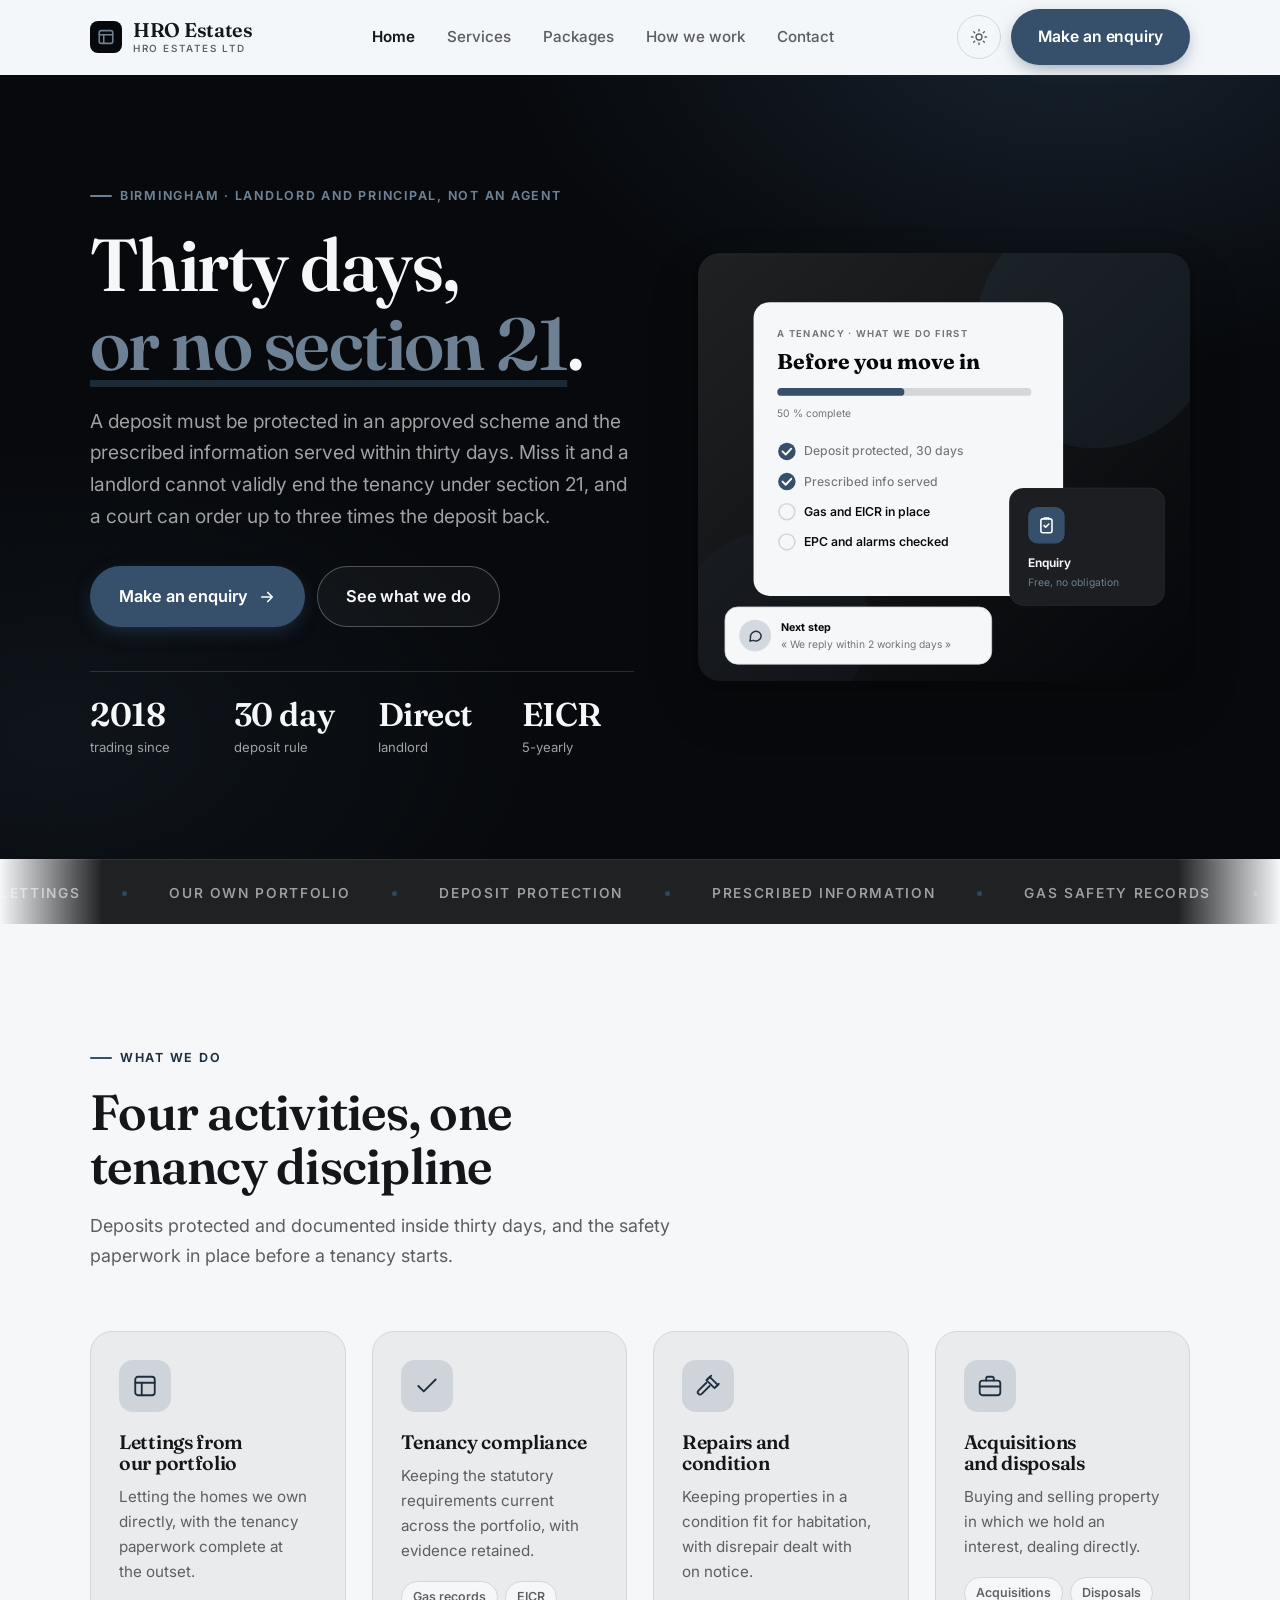
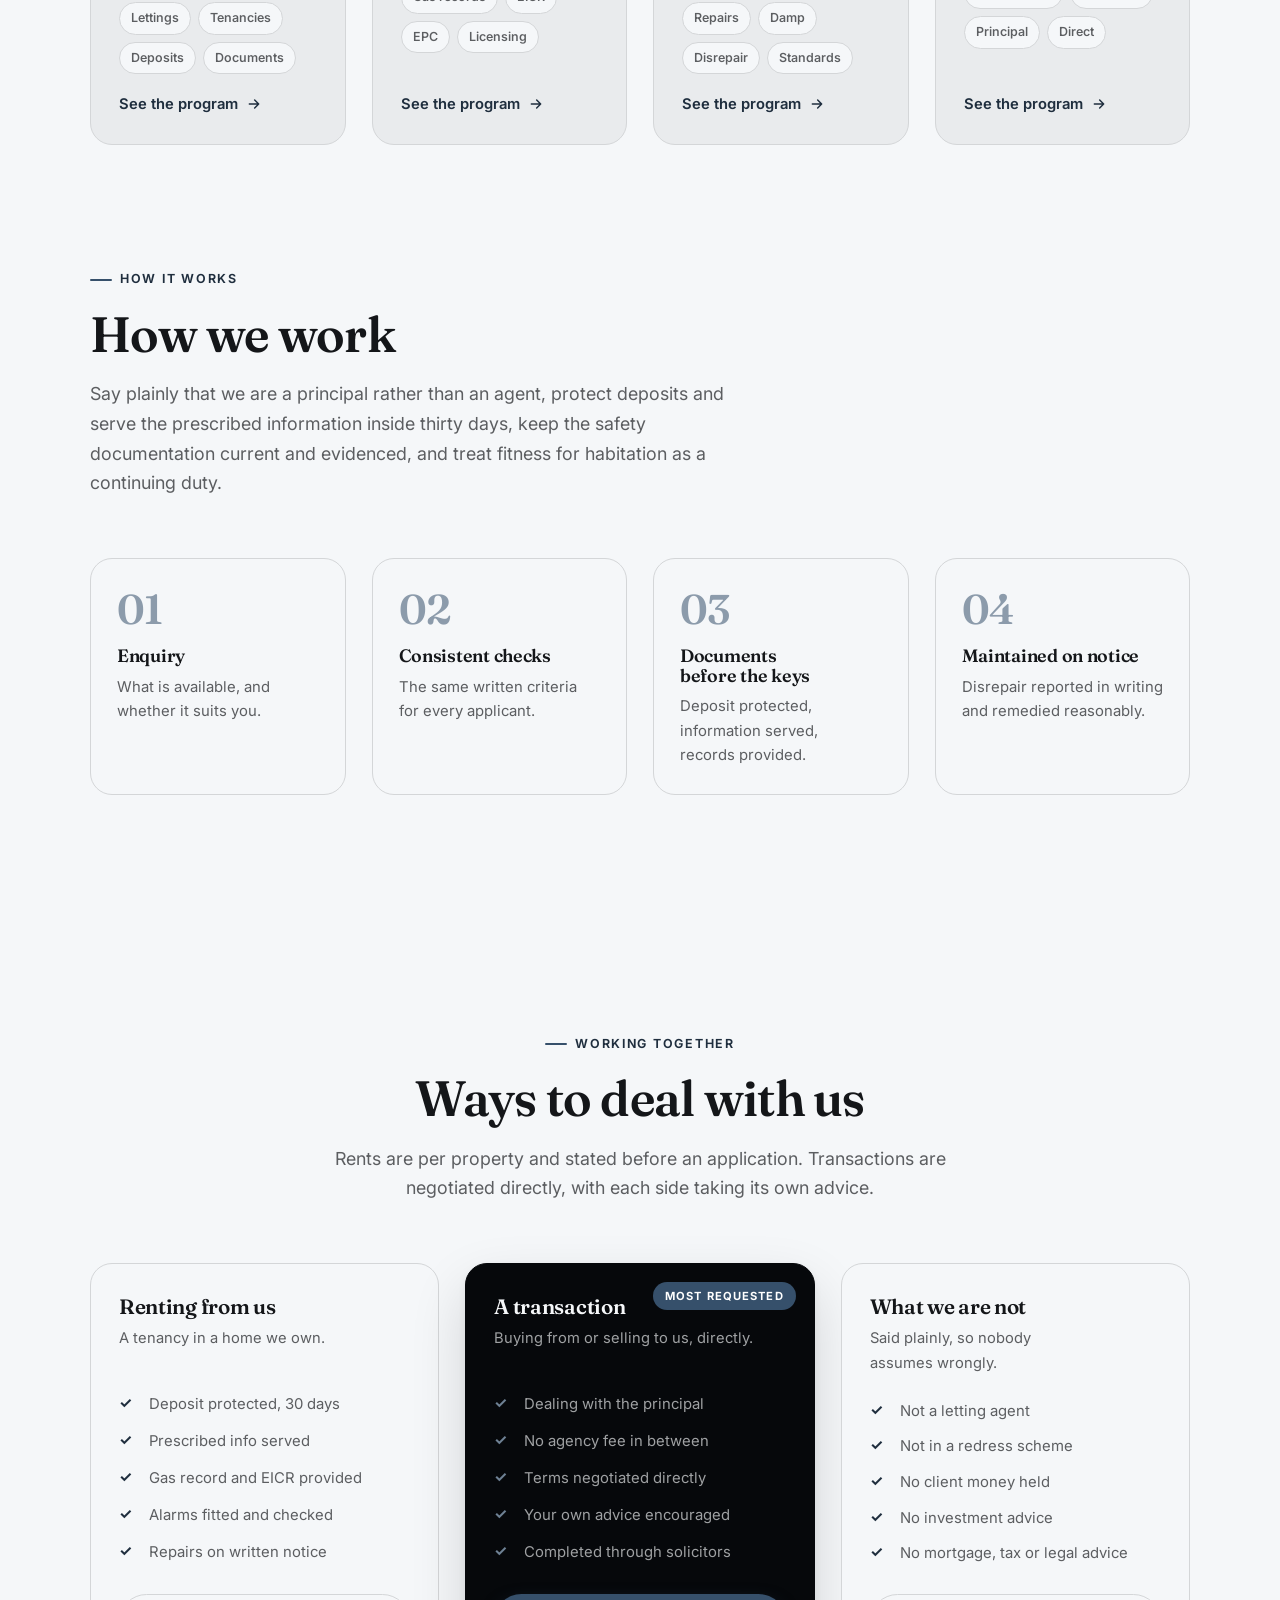
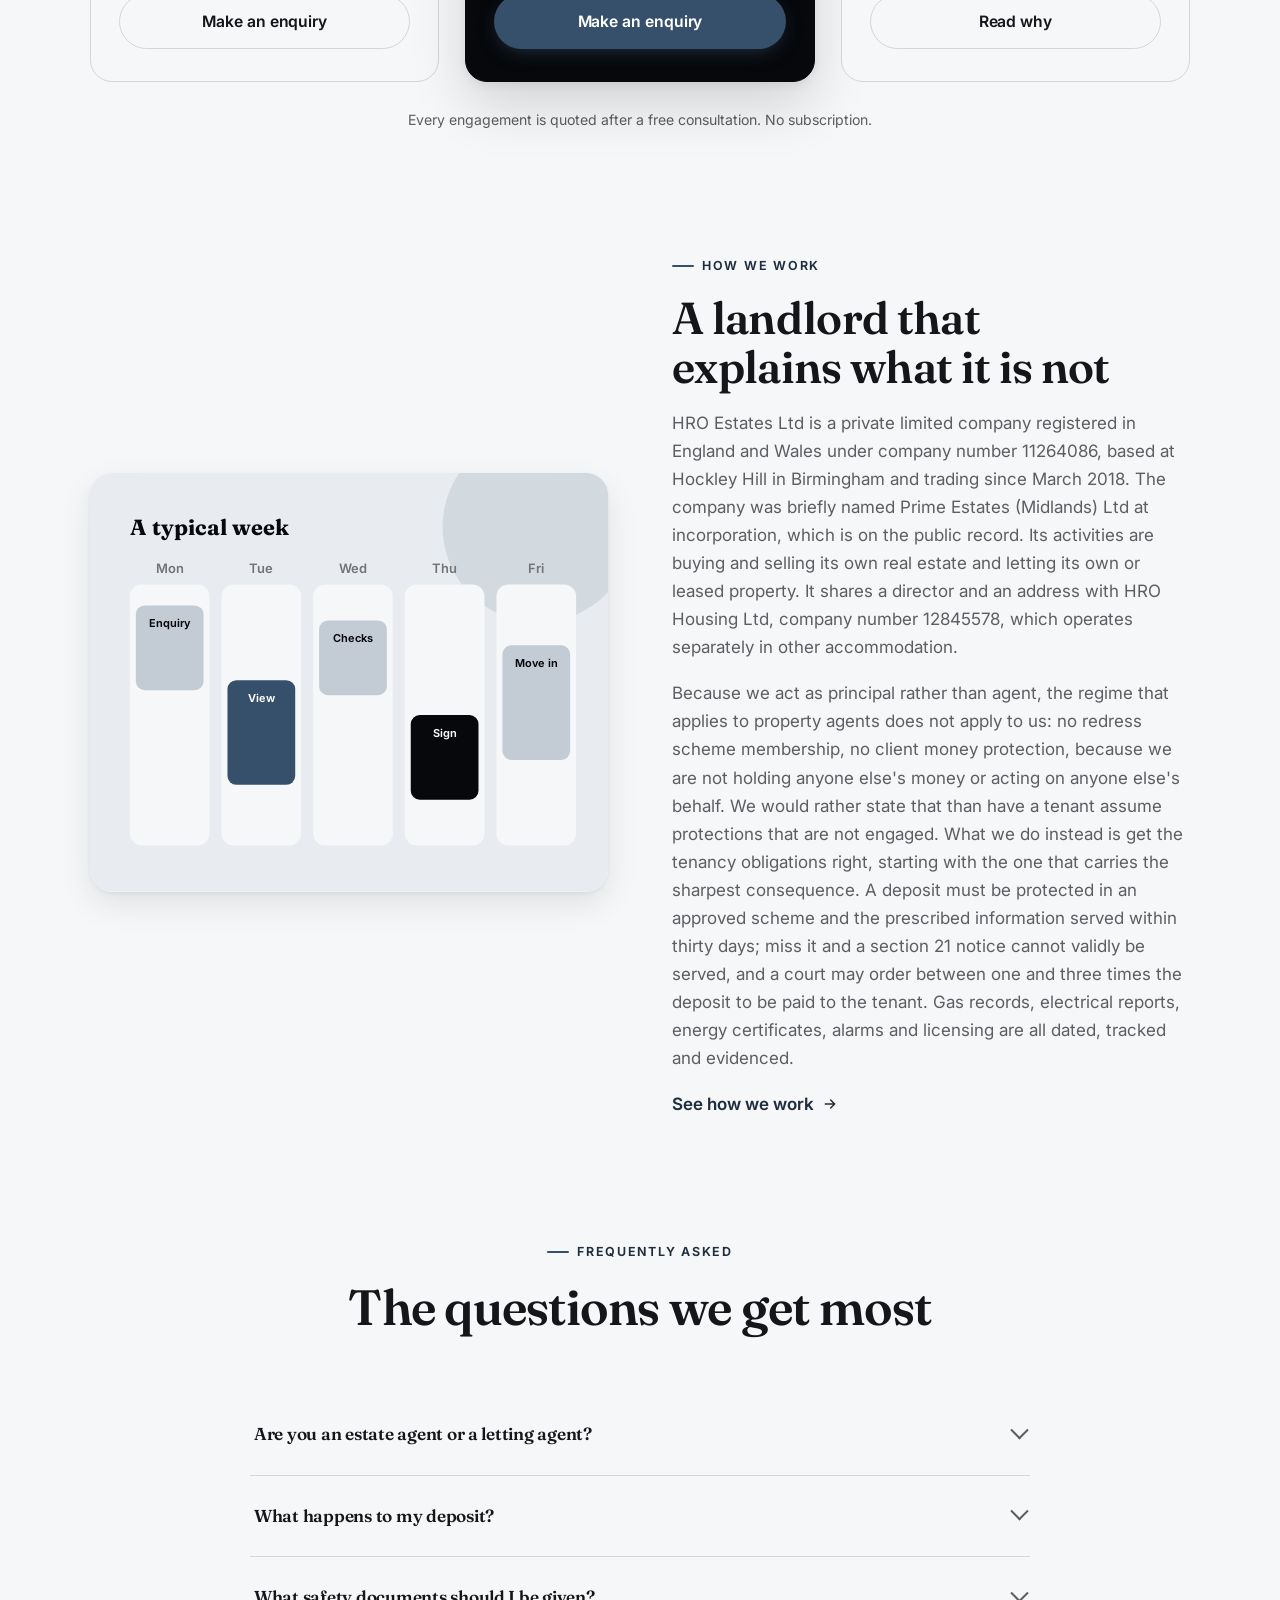
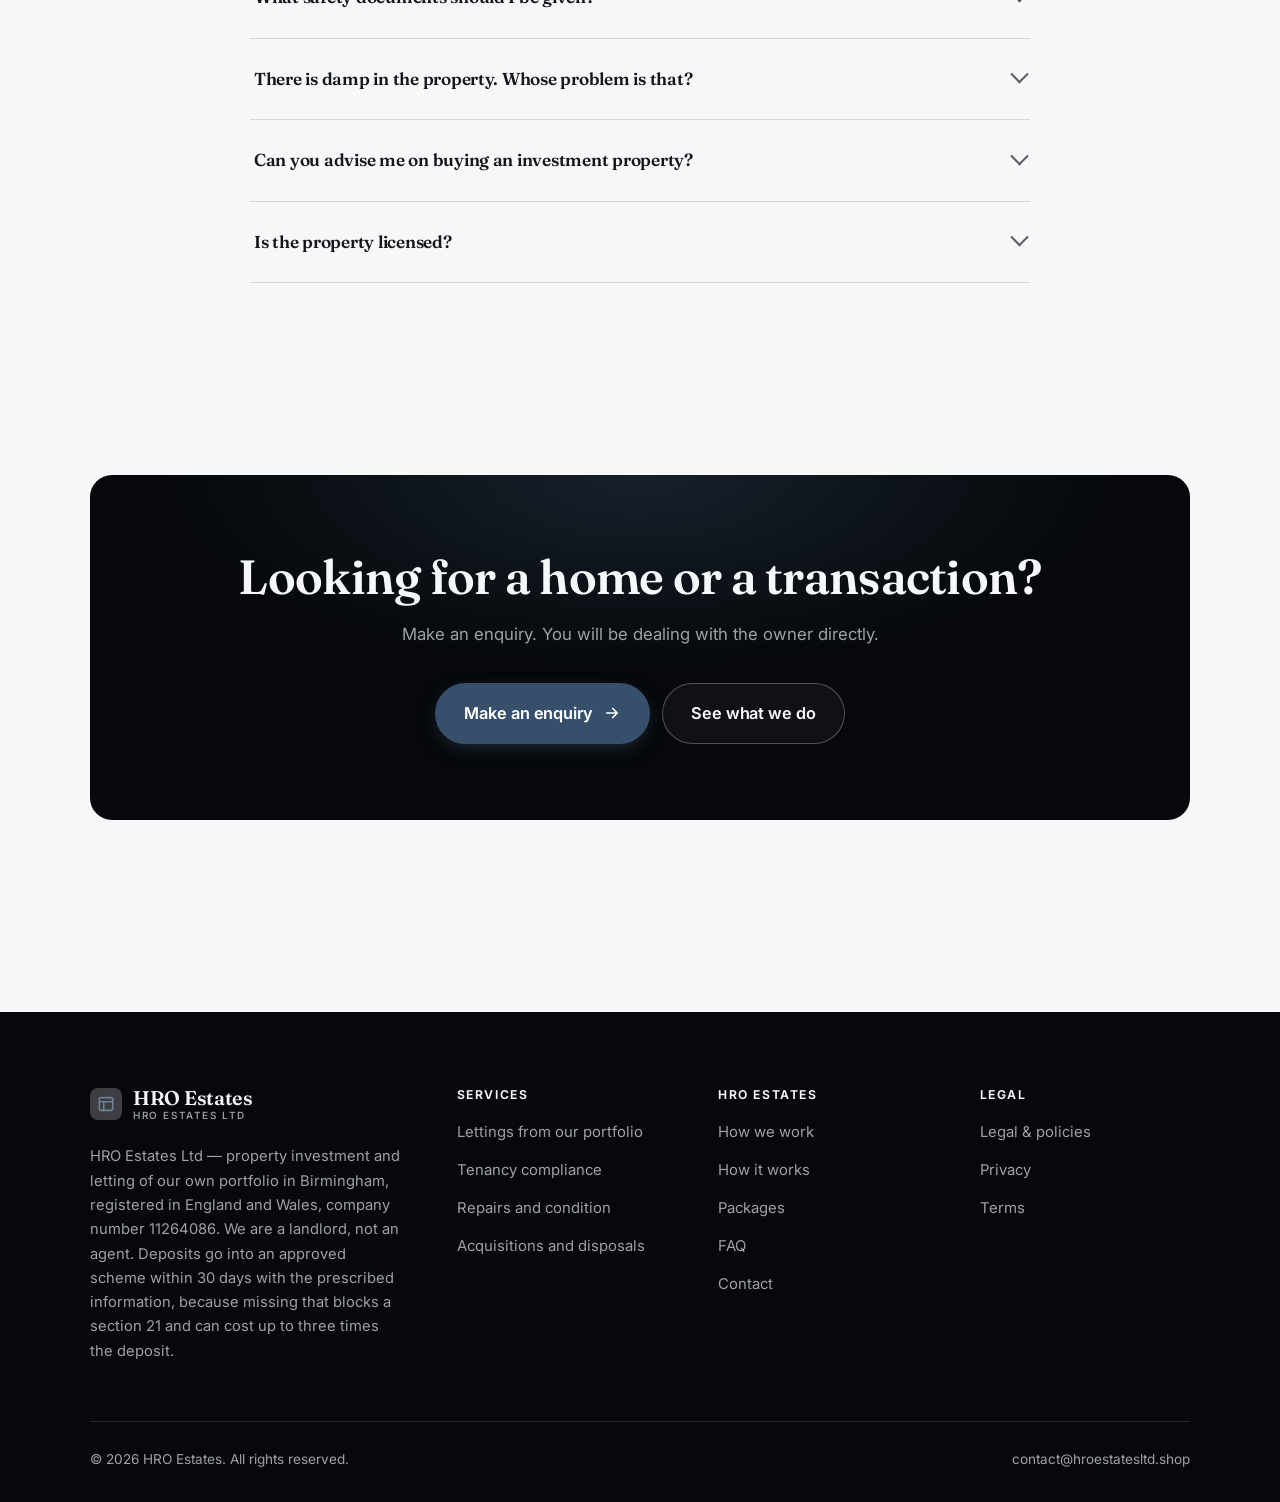
<file: index.html>
<!DOCTYPE html>
<html lang="en" class="no-js">
<head>
<meta charset="utf-8">
<meta name="viewport" content="width=device-width, initial-scale=1">
<title>HRO Estates Ltd — property investment and letting, Birmingham</title>
<meta name="description" content="HRO Estates Ltd, a Birmingham property company buying, selling and letting its own portfolio: lettings, tenancy compliance, acquisitions and disposals.">
<link rel="canonical" href="https://hroestatesltd.shop/">

<meta property="og:type" content="website">
<meta property="og:url" content="https://hroestatesltd.shop/">
<meta property="og:site_name" content="HRO Estates">
<meta property="og:locale" content="en_US">
<meta property="og:title" content="HRO Estates Ltd — property investment and letting, Birmingham">
<meta property="og:description" content="HRO Estates Ltd, a Birmingham property company buying, selling and letting its own portfolio: lettings, tenancy compliance, acquisitions and disposals.">
<meta name="theme-color" content="#06080b">

<link rel="icon" href="assets/img/favicon.svg" type="image/svg+xml">
<link rel="preconnect" href="https://fonts.googleapis.com">
<link rel="preconnect" href="https://fonts.gstatic.com" crossorigin>
<link rel="stylesheet" href="https://fonts.googleapis.com/css2?family=Fraunces:wght@400;500;600;700&family=Inter:wght@400..700&display=swap">
<link rel="stylesheet" href="assets/css/style.css">

<!-- Thème appliqué avant le premier rendu (évite le flash) -->
<script>
document.documentElement.classList.remove('no-js');
(function(){try{var t=localStorage.getItem('site-theme');if(t){document.documentElement.setAttribute('data-theme',t);}}catch(e){}})();
</script>
<script type="application/ld+json">
{
  "@context": "https://schema.org",
  "@type": "Organization",
  "name": "HRO Estates",
  "url": "https://hroestatesltd.shop/",
  "email": "contact@hroestatesltd.shop",
  "description": "HRO Estates Ltd, a Birmingham property company buying, selling and letting its own portfolio: lettings, tenancy compliance, acquisitions and disposals.",
  "areaServed": "US",
  "knowsLanguage": "en"
}
</script>
</head>

<body>
<a class="skip-link" href="#main">Skip to main content</a>

<header class="site-header">
  <nav class="wrap nav" aria-label="Main navigation">
    <a class="brand" href="index.html">
      <svg class="brand__mark" viewBox="0 0 64 64" aria-hidden="true">
        <rect class="bm-bg" width="64" height="64" rx="16"/>
        <g class="bm-ic" transform="translate(14 14) scale(1.5)" fill="none" stroke-width="2.1" stroke-linecap="round" stroke-linejoin="round"><rect x="3" y="3.5" width="18" height="17" rx="2.5"/><path d="M3 9h18M9 9v11.5"/></g>
      </svg>
      <span>HRO Estates<span class="brand__sub">HRO ESTATES LTD</span></span>
    </a>

    <ul class="nav__links" id="nav-links">
      <li><a href="index.html" aria-current="page">Home</a></li>
      <li><a href="programs.html">Services</a></li>
      <li><a href="index.html#pricing">Packages</a></li>
      <li><a href="about.html">How we work</a></li>
      <li><a href="contact.html">Contact</a></li>
      <li><a class="btn btn--primary" href="contact.html">Make an enquiry</a></li>
    </ul>

    <div class="nav__cta">
      <button class="theme-toggle" type="button" aria-label="Switch to dark theme">
        <svg class="icon-sun" viewBox="0 0 24 24" fill="none" stroke="currentColor" stroke-width="1.8" stroke-linecap="round" aria-hidden="true"><circle cx="12" cy="12" r="4"/><path d="M12 2v2m0 16v2M2 12h2m16 0h2M4.9 4.9l1.4 1.4m11.4 11.4 1.4 1.4M19.1 4.9l-1.4 1.4M6.3 17.7l-1.4 1.4"/></svg>
        <svg class="icon-moon" viewBox="0 0 24 24" fill="none" stroke="currentColor" stroke-width="1.8" stroke-linecap="round" stroke-linejoin="round" aria-hidden="true"><path d="M21 12.8A9 9 0 1 1 11.2 3a7 7 0 0 0 9.8 9.8z"/></svg>
      </button>
      <a class="btn btn--primary" href="contact.html">Make an enquiry</a>
      <button class="nav__toggle" type="button" aria-expanded="false" aria-controls="nav-links" aria-label="Open menu">
        <svg class="icon-open" viewBox="0 0 24 24" fill="none" stroke="currentColor" stroke-width="2" stroke-linecap="round" aria-hidden="true"><path d="M3 6h18M3 12h18M3 18h18"/></svg>
        <svg class="icon-close" viewBox="0 0 24 24" fill="none" stroke="currentColor" stroke-width="2" stroke-linecap="round" aria-hidden="true"><path d="M6 6l12 12M18 6L6 18"/></svg>
      </button>
    </div>
  </nav>
</header>

<main id="main">

<section class="hero">
  <div class="wrap hero__inner">
    <div>
      <span class="eyebrow hero__eyebrow">Birmingham · Landlord and principal, not an agent</span>
      <h1>Thirty days,<br> <em>or no section 21</em>.</h1>
      <p class="hero__lede">A deposit must be protected in an approved scheme and the prescribed information served within thirty days. Miss it and a landlord cannot validly end the tenancy under section 21, and a court can order up to three times the deposit back.</p>

      <div class="hero__actions">
        <a class="btn btn--primary btn--lg" href="contact.html">Make an enquiry <svg viewBox="0 0 24 24" fill="none" stroke="currentColor" stroke-width="2.2" stroke-linecap="round" stroke-linejoin="round" aria-hidden="true"><path d="M5 12h14M13 6l6 6-6 6"/></svg></a>
        <a class="btn btn--on-dark btn--lg" href="programs.html">See what we do</a>
      </div>

      <ul class="hero__proof">
        <li><span class="stat__num">2018</span><span class="stat__label">trading since</span></li>
        <li><span class="stat__num">30 day</span><span class="stat__label">deposit rule</span></li>
        <li><span class="stat__num">Direct</span><span class="stat__label">landlord</span></li>
        <li><span class="stat__num">EICR</span><span class="stat__label">5-yearly</span></li>
      </ul>
    </div>

    <div class="hero__art">
      <svg viewBox="0 0 620 540" role="img" aria-label="What HRO Estates does before a tenancy starts, from deposit protection to safety documentation.">
        <defs>
          <linearGradient id="hbg" x1="0" y1="0" x2="1" y2="1">
            <stop offset="0" stop-color="#1f2123"/><stop offset="1" stop-color="#050609"/>
          </linearGradient>
        </defs>
        <rect width="620" height="540" rx="22" fill="url(#hbg)"/>
        <circle cx="500" cy="96" r="150" fill="#36506b" opacity=".16"/>
        <circle cx="96" cy="470" r="120" fill="#36506b" opacity=".08"/>

        <g style="font-family: var(--font-body)">
          <!-- Carte programme -->
          <rect x="70" y="62" width="390" height="370" rx="20" fill="#f5f7f9"/>
          <text x="100" y="106" font-size="12" font-weight="650" letter-spacing="1.6" fill="#727476">A TENANCY · WHAT WE DO FIRST</text>
          <text x="100" y="146" font-size="27" font-weight="700" fill="#06080b" style="font-family: var(--font-display)">Before you move in</text>
          <rect x="100" y="170" width="320" height="10" rx="5" fill="#d4d6d8"/>
          <rect x="100" y="170" width="160" height="10" rx="5" fill="#36506b"/>
          <text x="100" y="206" font-size="13" fill="#727476">50 % complete</text>
          <circle cx="112" cy="250" r="11" fill="#36506b"/><path d="M106.5 250l4 4 7-7.5" fill="none" stroke="#ffffff" stroke-width="2.4" stroke-linecap="round" stroke-linejoin="round"/><text x="134" y="255" font-size="15.5" fill="#727476" font-weight="450">Deposit protected, 30 days</text>
          <circle cx="112" cy="288" r="11" fill="#36506b"/><path d="M106.5 288l4 4 7-7.5" fill="none" stroke="#ffffff" stroke-width="2.4" stroke-linecap="round" stroke-linejoin="round"/><text x="134" y="293" font-size="15.5" fill="#727476" font-weight="450">Prescribed info served</text>
          <circle cx="112" cy="326" r="10" fill="none" stroke="#d4d6d8" stroke-width="2"/><text x="134" y="331" font-size="15.5" fill="#06080b" font-weight="560">Gas and EICR in place</text>
          <circle cx="112" cy="364" r="10" fill="none" stroke="#d4d6d8" stroke-width="2"/><text x="134" y="369" font-size="15.5" fill="#06080b" font-weight="560">EPC and alarms checked</text>

          <!-- Carte séance -->
          <rect x="392" y="296" width="196" height="148" rx="18" fill="#1c1e21" stroke="#ffffff" stroke-opacity=".08"/>
          <rect x="416" y="320" width="46" height="46" rx="12" fill="#36506b"/>
          <g transform="translate(427 331)" fill="none" stroke="#ffffff" color="#ffffff" stroke-width="2" stroke-linecap="round" stroke-linejoin="round"><rect x="5" y="4" width="14" height="17.5" rx="2.5"/><path d="M9 4V3h6v1M9 12.5l2 2 4-4"/></g>
          <text x="416" y="396" font-size="15" font-weight="650" fill="#f5f7f9">Enquiry</text>
          <text x="416" y="420" font-size="13" fill="#6e8194">Free, no obligation</text>

          <!-- Retour du coach -->
          <rect x="34" y="446" width="336" height="72" rx="16" fill="#f5f7f9" stroke="#d4d6d8"/>
          <circle cx="72" cy="482" r="20" fill="#d3d9df"/>
          <g transform="translate(62 472) scale(.84)" fill="none" stroke="#233446" stroke-width="2.2" stroke-linecap="round" stroke-linejoin="round"><path d="M21 12a8 8 0 0 1-11.6 7.1L4 20l1-4.6A8 8 0 1 1 21 12z"/></g>
          <text x="104" y="476" font-size="13.5" font-weight="700" fill="#06080b">Next step</text>
          <text x="104" y="498" font-size="13" fill="#727476">« We reply within 2 working days »</text>
        </g>
      </svg>
    </div>
  </div>
</section>

<div class="marquee" aria-hidden="true">
  <div class="marquee__track"><span>Lettings</span><span>Our own portfolio</span><span>Deposit protection</span><span>Prescribed information</span><span>Gas safety records</span><span>EICR</span><span>EPC and MEES</span><span>Alarms fitted</span><span>Licensing checked</span><span>Acquisitions and disposals</span><span>Lettings</span><span>Our own portfolio</span><span>Deposit protection</span><span>Prescribed information</span><span>Gas safety records</span><span>EICR</span><span>EPC and MEES</span><span>Alarms fitted</span><span>Licensing checked</span><span>Acquisitions and disposals</span></div>
</div>

<section class="section wrap" id="programs">
  <div class="section-head reveal">
    <span class="eyebrow">What we do</span>
    <h2>Four activities, one tenancy discipline</h2>
    <p>Deposits protected and documented inside thirty days, and the safety paperwork in place before a tenancy starts.</p>
  </div>
  <div class="grid grid--4 reveal-group">
    <a class="card" href="programs.html#lettings">
      <div class="card__icon"><svg viewBox="0 0 24 24" fill="none" stroke="currentColor" stroke-width="1.7" stroke-linecap="round" stroke-linejoin="round" aria-hidden="true"><rect x="3" y="3.5" width="18" height="17" rx="2.5"/><path d="M3 9h18M9 9v11.5"/></svg></div>
      <h3>Lettings from our portfolio</h3>
      <p>Letting the homes we own directly, with the tenancy paperwork complete at the outset.</p>
      <ul class="tags"><li>Lettings</li><li>Tenancies</li><li>Deposits</li><li>Documents</li></ul>
      <span class="arrow-link">See the program <svg viewBox="0 0 24 24" fill="none" stroke="currentColor" stroke-width="2.2" stroke-linecap="round" stroke-linejoin="round" aria-hidden="true"><path d="M5 12h14M13 6l6 6-6 6"/></svg></span>
    </a>
    <a class="card" href="programs.html#compliance">
      <div class="card__icon"><svg viewBox="0 0 24 24" fill="none" stroke="currentColor" stroke-width="1.7" stroke-linecap="round" stroke-linejoin="round" aria-hidden="true"><path d="M20 6 9 17l-5-5"/></svg></div>
      <h3>Tenancy compliance</h3>
      <p>Keeping the statutory requirements current across the portfolio, with evidence retained.</p>
      <ul class="tags"><li>Gas records</li><li>EICR</li><li>EPC</li><li>Licensing</li></ul>
      <span class="arrow-link">See the program <svg viewBox="0 0 24 24" fill="none" stroke="currentColor" stroke-width="2.2" stroke-linecap="round" stroke-linejoin="round" aria-hidden="true"><path d="M5 12h14M13 6l6 6-6 6"/></svg></span>
    </a>
    <a class="card" href="programs.html#repairs">
      <div class="card__icon"><svg viewBox="0 0 24 24" fill="none" stroke="currentColor" stroke-width="1.7" stroke-linecap="round" stroke-linejoin="round" aria-hidden="true"><path d="M13.5 3.5 21 11l-3 3-7.5-7.5z"/><path d="M10.5 9 3.2 16.3a2.1 2.1 0 0 0 3 3L13.5 12"/><path d="M15 2.5 12 5.5M19.5 12.5 22 10"/></svg></div>
      <h3>Repairs and condition</h3>
      <p>Keeping properties in a condition fit for habitation, with disrepair dealt with on notice.</p>
      <ul class="tags"><li>Repairs</li><li>Damp</li><li>Disrepair</li><li>Standards</li></ul>
      <span class="arrow-link">See the program <svg viewBox="0 0 24 24" fill="none" stroke="currentColor" stroke-width="2.2" stroke-linecap="round" stroke-linejoin="round" aria-hidden="true"><path d="M5 12h14M13 6l6 6-6 6"/></svg></span>
    </a>
    <a class="card" href="programs.html#transactions">
      <div class="card__icon"><svg viewBox="0 0 24 24" fill="none" stroke="currentColor" stroke-width="1.7" stroke-linecap="round" stroke-linejoin="round" aria-hidden="true"><rect x="2.5" y="7" width="19" height="13.5" rx="2.5"/><path d="M8.5 7V5a1.5 1.5 0 0 1 1.5-1.5h4A1.5 1.5 0 0 1 15.5 5v2M2.5 12.5h19"/></svg></div>
      <h3>Acquisitions and disposals</h3>
      <p>Buying and selling property in which we hold an interest, dealing directly.</p>
      <ul class="tags"><li>Acquisitions</li><li>Disposals</li><li>Principal</li><li>Direct</li></ul>
      <span class="arrow-link">See the program <svg viewBox="0 0 24 24" fill="none" stroke="currentColor" stroke-width="2.2" stroke-linecap="round" stroke-linejoin="round" aria-hidden="true"><path d="M5 12h14M13 6l6 6-6 6"/></svg></span>
    </a>
  </div>
</section>

<section class="section section--flush wrap" id="how-it-works">
  <div class="section-head reveal">
    <span class="eyebrow">How it works</span>
    <h2>How we work</h2>
    <p>Say plainly that we are a principal rather than an agent, protect deposits and serve the prescribed information inside thirty days, keep the safety documentation current and evidenced, and treat fitness for habitation as a continuing duty.</p>
  </div>
  <div class="grid grid--4 steps reveal-group">
    <article class="step">
      <h3>Enquiry</h3>
      <p>What is available, and whether it suits you.</p>
    </article>
    <article class="step">
      <h3>Consistent checks</h3>
      <p>The same written criteria for every applicant.</p>
    </article>
    <article class="step">
      <h3>Documents before the keys</h3>
      <p>Deposit protected, information served, records provided.</p>
    </article>
    <article class="step">
      <h3>Maintained on notice</h3>
      <p>Disrepair reported in writing and remedied reasonably.</p>
    </article>
  </div>
</section>

<section class="section wrap" id="pricing">
  <div class="section-head section-head--center reveal">
    <span class="eyebrow">Working together</span>
    <h2>Ways to deal with us</h2>
    <p>Rents are per property and stated before an application. Transactions are negotiated directly, with each side taking its own advice.</p>
  </div>
  <div class="grid grid--3 plans reveal-group">
    <article class="plan">
      
      <h3>Renting from us</h3>
      <p class="plan__desc">A tenancy in a home we own.</p>
      
      <ul class="plan__features">
        <li>Deposit protected, 30 days</li>
        <li>Prescribed info served</li>
        <li>Gas record and EICR provided</li>
        <li>Alarms fitted and checked</li>
        <li>Repairs on written notice</li>
      </ul>
      <a class="btn btn--ghost btn--block" href="contact.html">Make an enquiry</a>
    </article>
    <article class="plan plan--featured">
      <span class="plan__tag">Most requested</span>
      <h3>A transaction</h3>
      <p class="plan__desc">Buying from or selling to us, directly.</p>
      
      <ul class="plan__features">
        <li>Dealing with the principal</li>
        <li>No agency fee in between</li>
        <li>Terms negotiated directly</li>
        <li>Your own advice encouraged</li>
        <li>Completed through solicitors</li>
      </ul>
      <a class="btn btn--primary btn--block" href="contact.html">Make an enquiry</a>
    </article>
    <article class="plan">
      
      <h3>What we are not</h3>
      <p class="plan__desc">Said plainly, so nobody assumes wrongly.</p>
      
      <ul class="plan__features">
        <li>Not a letting agent</li>
        <li>Not in a redress scheme</li>
        <li>No client money held</li>
        <li>No investment advice</li>
        <li>No mortgage, tax or legal advice</li>
      </ul>
      <a class="btn btn--ghost btn--block" href="contact.html">Read why</a>
    </article>
  </div>
  <p class="plans-note">Every engagement is quoted after a free consultation. No subscription.</p>
</section>

<section class="section section--flush wrap">
  <div class="split reveal">
    <div class="split__art">
      <svg viewBox="0 0 520 420" role="img" aria-label="Example of a typical week: Enquiry, View, Checks, Sign, Move in.">
        <rect width="520" height="420" rx="20" fill="#e8ebef"/>
        <circle cx="450" cy="54" r="96" fill="#36506b" opacity=".12"/>
        <g style="font-family: var(--font-body)">
        <text x="40" y="62" font-size="22" font-weight="700" fill="#06080b" style="font-family: var(--font-display)">A typical week</text>
        <text x="80" y="100" text-anchor="middle" font-size="13" font-weight="600" fill="#727476">Mon</text>
        <rect x="40" y="112" width="80" height="262" rx="12" fill="#f5f7f9"/>
        <rect x="46" y="133" width="68" height="85" rx="9" fill="#c3ccd4"/>
        <text x="80" y="155" text-anchor="middle" font-size="11" font-weight="650" fill="#06080b">Enquiry</text>
        <text x="172" y="100" text-anchor="middle" font-size="13" font-weight="600" fill="#727476">Tue</text>
        <rect x="132" y="112" width="80" height="262" rx="12" fill="#f5f7f9"/>
        <rect x="138" y="208" width="68" height="105" rx="9" fill="#36506b"/>
        <text x="172" y="230" text-anchor="middle" font-size="11" font-weight="650" fill="#ffffff">View</text>
        <text x="264" y="100" text-anchor="middle" font-size="13" font-weight="600" fill="#727476">Wed</text>
        <rect x="224" y="112" width="80" height="262" rx="12" fill="#f5f7f9"/>
        <rect x="230" y="148" width="68" height="75" rx="9" fill="#c3ccd4"/>
        <text x="264" y="170" text-anchor="middle" font-size="11" font-weight="650" fill="#06080b">Checks</text>
        <text x="356" y="100" text-anchor="middle" font-size="13" font-weight="600" fill="#727476">Thu</text>
        <rect x="316" y="112" width="80" height="262" rx="12" fill="#f5f7f9"/>
        <rect x="322" y="243" width="68" height="85" rx="9" fill="#06080b"/>
        <text x="356" y="265" text-anchor="middle" font-size="11" font-weight="650" fill="#f5f7f9">Sign</text>
        <text x="448" y="100" text-anchor="middle" font-size="13" font-weight="600" fill="#727476">Fri</text>
        <rect x="408" y="112" width="80" height="262" rx="12" fill="#f5f7f9"/>
        <rect x="414" y="173" width="68" height="115" rx="9" fill="#c3ccd4"/>
        <text x="448" y="195" text-anchor="middle" font-size="11" font-weight="650" fill="#06080b">Move in</text>
        </g>
      </svg>
    </div>
    <div>
      <span class="eyebrow">How we work</span>
      <h2>A landlord that explains what it is not</h2>
      <p>HRO Estates Ltd is a private limited company registered in England and Wales under company number 11264086, based at Hockley Hill in Birmingham and trading since March 2018. The company was briefly named Prime Estates (Midlands) Ltd at incorporation, which is on the public record. Its activities are buying and selling its own real estate and letting its own or leased property. It shares a director and an address with HRO Housing Ltd, company number 12845578, which operates separately in other accommodation.</p>
      <p>Because we act as principal rather than agent, the regime that applies to property agents does not apply to us: no redress scheme membership, no client money protection, because we are not holding anyone else's money or acting on anyone else's behalf. We would rather state that than have a tenant assume protections that are not engaged. What we do instead is get the tenancy obligations right, starting with the one that carries the sharpest consequence. A deposit must be protected in an approved scheme and the prescribed information served within thirty days; miss it and a section 21 notice cannot validly be served, and a court may order between one and three times the deposit to be paid to the tenant. Gas records, electrical reports, energy certificates, alarms and licensing are all dated, tracked and evidenced.</p>
      <p><a class="arrow-link" href="about.html">See how we work <svg viewBox="0 0 24 24" fill="none" stroke="currentColor" stroke-width="2.2" stroke-linecap="round" stroke-linejoin="round" aria-hidden="true"><path d="M5 12h14M13 6l6 6-6 6"/></svg></a></p>
    </div>
  </div>
</section>

<section class="section section--flush wrap" id="faq">
  <div class="section-head section-head--center reveal">
    <span class="eyebrow">Frequently asked</span>
    <h2>The questions we get most</h2>
  </div>
  <div class="faq reveal">
    <details>
      <summary>Are you an estate agent or a letting agent?</summary>
      <p>Neither. We are a principal: we buy, sell and let property we have an interest in. That matters because letting and estate agents must belong to a government-approved redress scheme and protect client money, and those requirements do not apply to a landlord letting its own property. We say so rather than letting anyone assume a protection that is not engaged here.</p>
    </details>
    <details>
      <summary>What happens to my deposit?</summary>
      <p>It goes into a government-approved tenancy deposit scheme within thirty days of us receiving it, and you get the prescribed information in the same period telling you which scheme and how it works. We keep the evidence. If a landlord gets that wrong they cannot serve a valid section 21 notice and a court can order them to pay you between one and three times the deposit, so it is not a technicality.</p>
    </details>
    <details>
      <summary>What safety documents should I be given?</summary>
      <p>A gas safety record for any gas appliances, checked within the last twelve months; an electrical installation condition report, renewed at least every five years; and a valid energy performance certificate. You should also have working smoke alarms on each storey and a carbon monoxide alarm in any room with a fixed combustion appliance other than a gas cooker. Ask for all of it before you sign anywhere, not just here.</p>
    </details>
    <details>
      <summary>There is damp in the property. Whose problem is that?</summary>
      <p>Ours to investigate. Premises have to be fit for human habitation throughout the tenancy, and disrepair has to be remedied within a reasonable period of being reported. Damp usually has a building cause, and arguing about tenant behaviour before looking for that cause wastes everyone's time. Report it in writing so the timeline is clear for both of us.</p>
    </details>
    <details>
      <summary>Can you advise me on buying an investment property?</summary>
      <p>No. We do not promote or arrange property investments for others and we do not give investment, mortgage, tax or legal advice — those need authorisation or qualifications we do not claim. If you are buying from us, you are dealing with a principal whose interests differ from yours, which is exactly why you should take your own advice.</p>
    </details>
    <details>
      <summary>Is the property licensed?</summary>
      <p>Where a property falls within mandatory, additional or selective licensing in its local authority area, the licence is obtained before letting. Birmingham has designated areas, so it is a real question rather than a formality. Operating a licensable property without a licence is an offence and can lead to a rent repayment order, so ask any landlord for the licence rather than assuming.</p>
    </details>
  </div>
</section>

<section class="wrap section--tight">
  <div class="cta-band reveal">
    <h2>Looking for a home or a transaction?</h2>
    <p>Make an enquiry. You will be dealing with the owner directly.</p>
    <div class="hero__actions">
      <a class="btn btn--primary btn--lg" href="contact.html">Make an enquiry <svg viewBox="0 0 24 24" fill="none" stroke="currentColor" stroke-width="2.2" stroke-linecap="round" stroke-linejoin="round" aria-hidden="true"><path d="M5 12h14M13 6l6 6-6 6"/></svg></a>
      <a class="btn btn--on-dark btn--lg" href="programs.html">See what we do</a>
    </div>
  </div>
</section>

</main>

<footer class="site-footer">
  <div class="wrap">
    <div class="footer__grid">
      <div class="footer__brand">
        <a class="brand" href="index.html">
          <svg class="brand__mark" viewBox="0 0 64 64" aria-hidden="true">
        <rect class="bm-bg" width="64" height="64" rx="16"/>
        <g class="bm-ic" transform="translate(14 14) scale(1.5)" fill="none" stroke-width="2.1" stroke-linecap="round" stroke-linejoin="round"><rect x="3" y="3.5" width="18" height="17" rx="2.5"/><path d="M3 9h18M9 9v11.5"/></g>
      </svg>
          <span>HRO Estates<span class="brand__sub">HRO ESTATES LTD</span></span>
        </a>
        <p>HRO Estates Ltd — property investment and letting of our own portfolio in Birmingham, registered in England and Wales, company number 11264086. We are a landlord, not an agent. Deposits go into an approved scheme within 30 days with the prescribed information, because missing that blocks a section 21 and can cost up to three times the deposit.</p>
      </div>

      <div class="footer__col">
        <h4>Services</h4>
        <ul>
          <li><a href="programs.html#lettings">Lettings from our portfolio</a></li>
          <li><a href="programs.html#compliance">Tenancy compliance</a></li>
          <li><a href="programs.html#repairs">Repairs and condition</a></li>
          <li><a href="programs.html#transactions">Acquisitions and disposals</a></li>
        </ul>
      </div>

      <div class="footer__col">
        <h4>HRO Estates</h4>
        <ul>
          <li><a href="about.html">How we work</a></li>
          <li><a href="index.html#how-it-works">How it works</a></li>
          <li><a href="index.html#pricing">Packages</a></li>
          <li><a href="index.html#faq">FAQ</a></li>
          <li><a href="contact.html">Contact</a></li>
        </ul>
      </div>

      <div class="footer__col">
        <h4>Legal</h4>
        <ul>
          <li><a href="legal.html">Legal &amp; policies</a></li>
          <li><a href="legal.html#privacy">Privacy</a></li>
          <li><a href="legal.html#terms">Terms</a></li>
        </ul>
      </div>
    </div>

    <div class="footer__bottom">
      <p>© <span data-year>2026</span> HRO Estates. All rights reserved.</p>
      <p><a href="mailto:contact@hroestatesltd.shop">contact@hroestatesltd.shop</a></p>
    </div>
  </div>
</footer>

<script src="assets/js/main.js" defer></script>
</body>
</html>
</file>
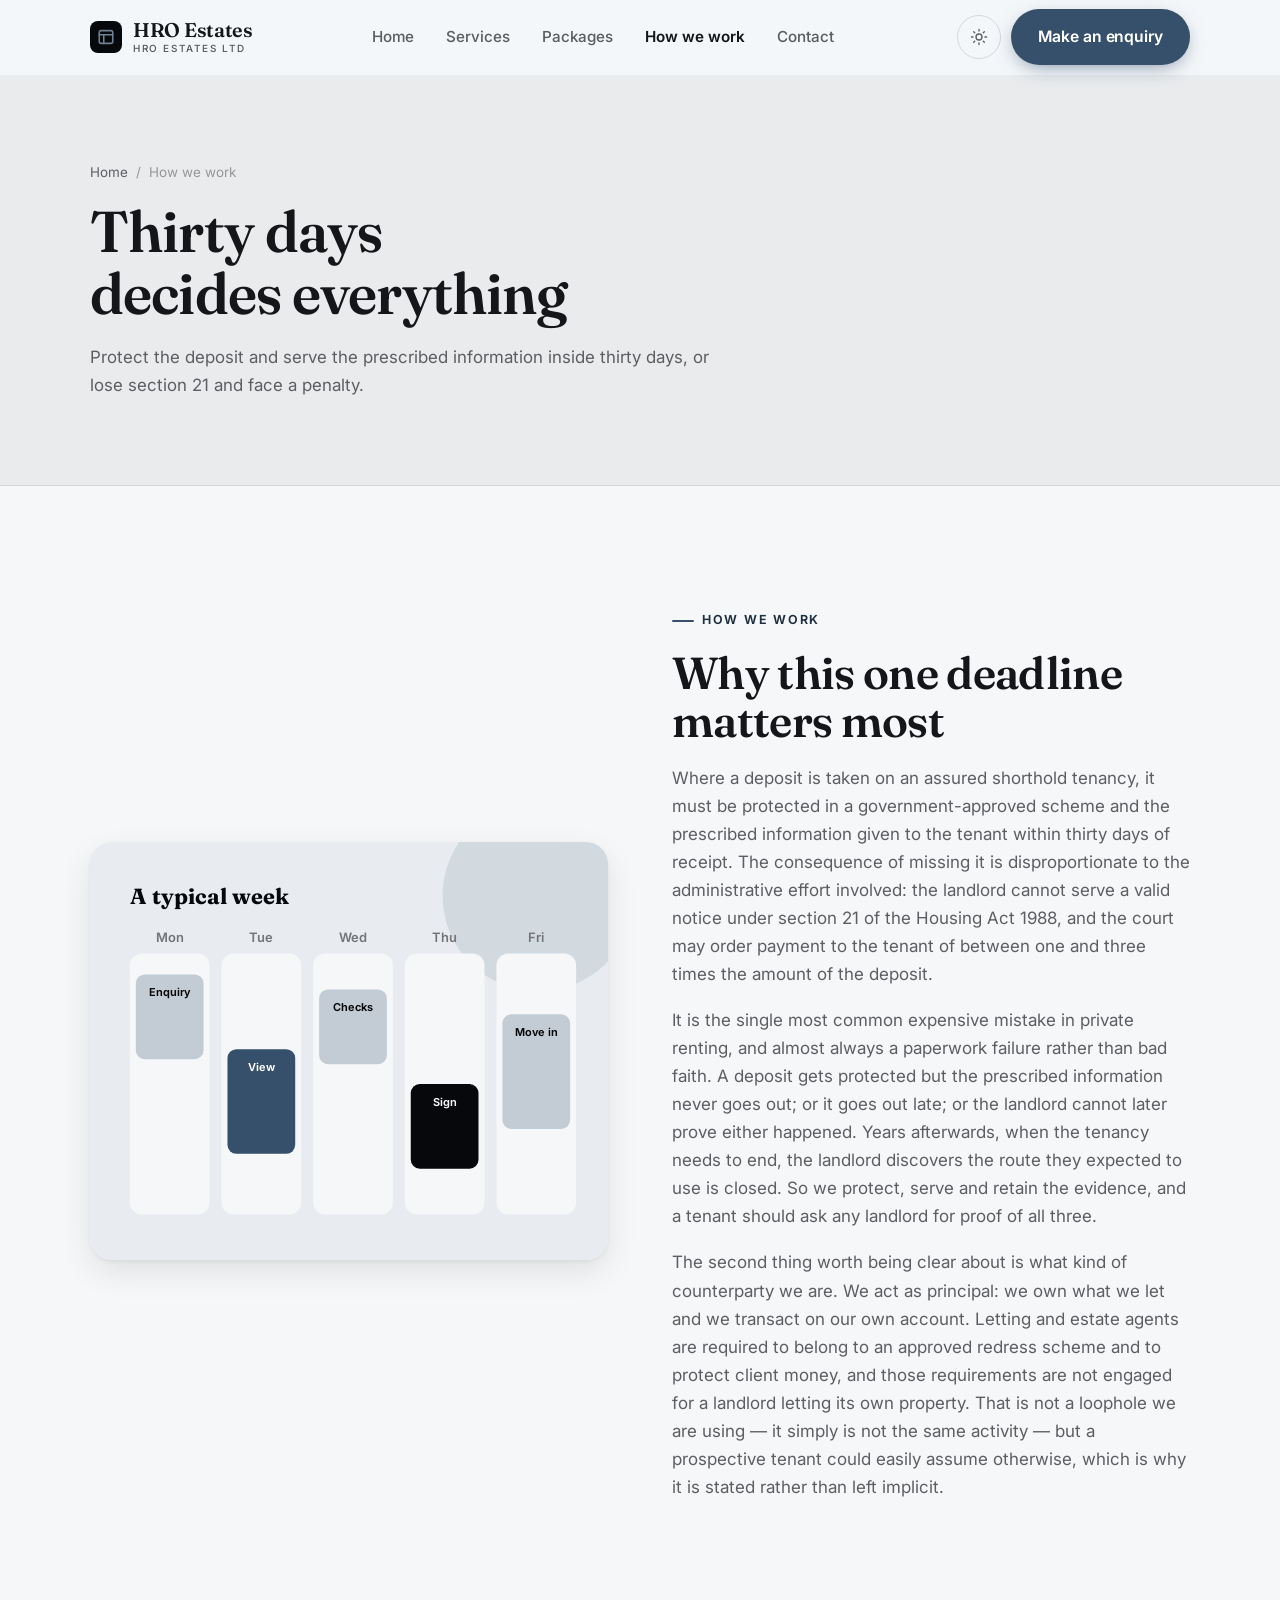
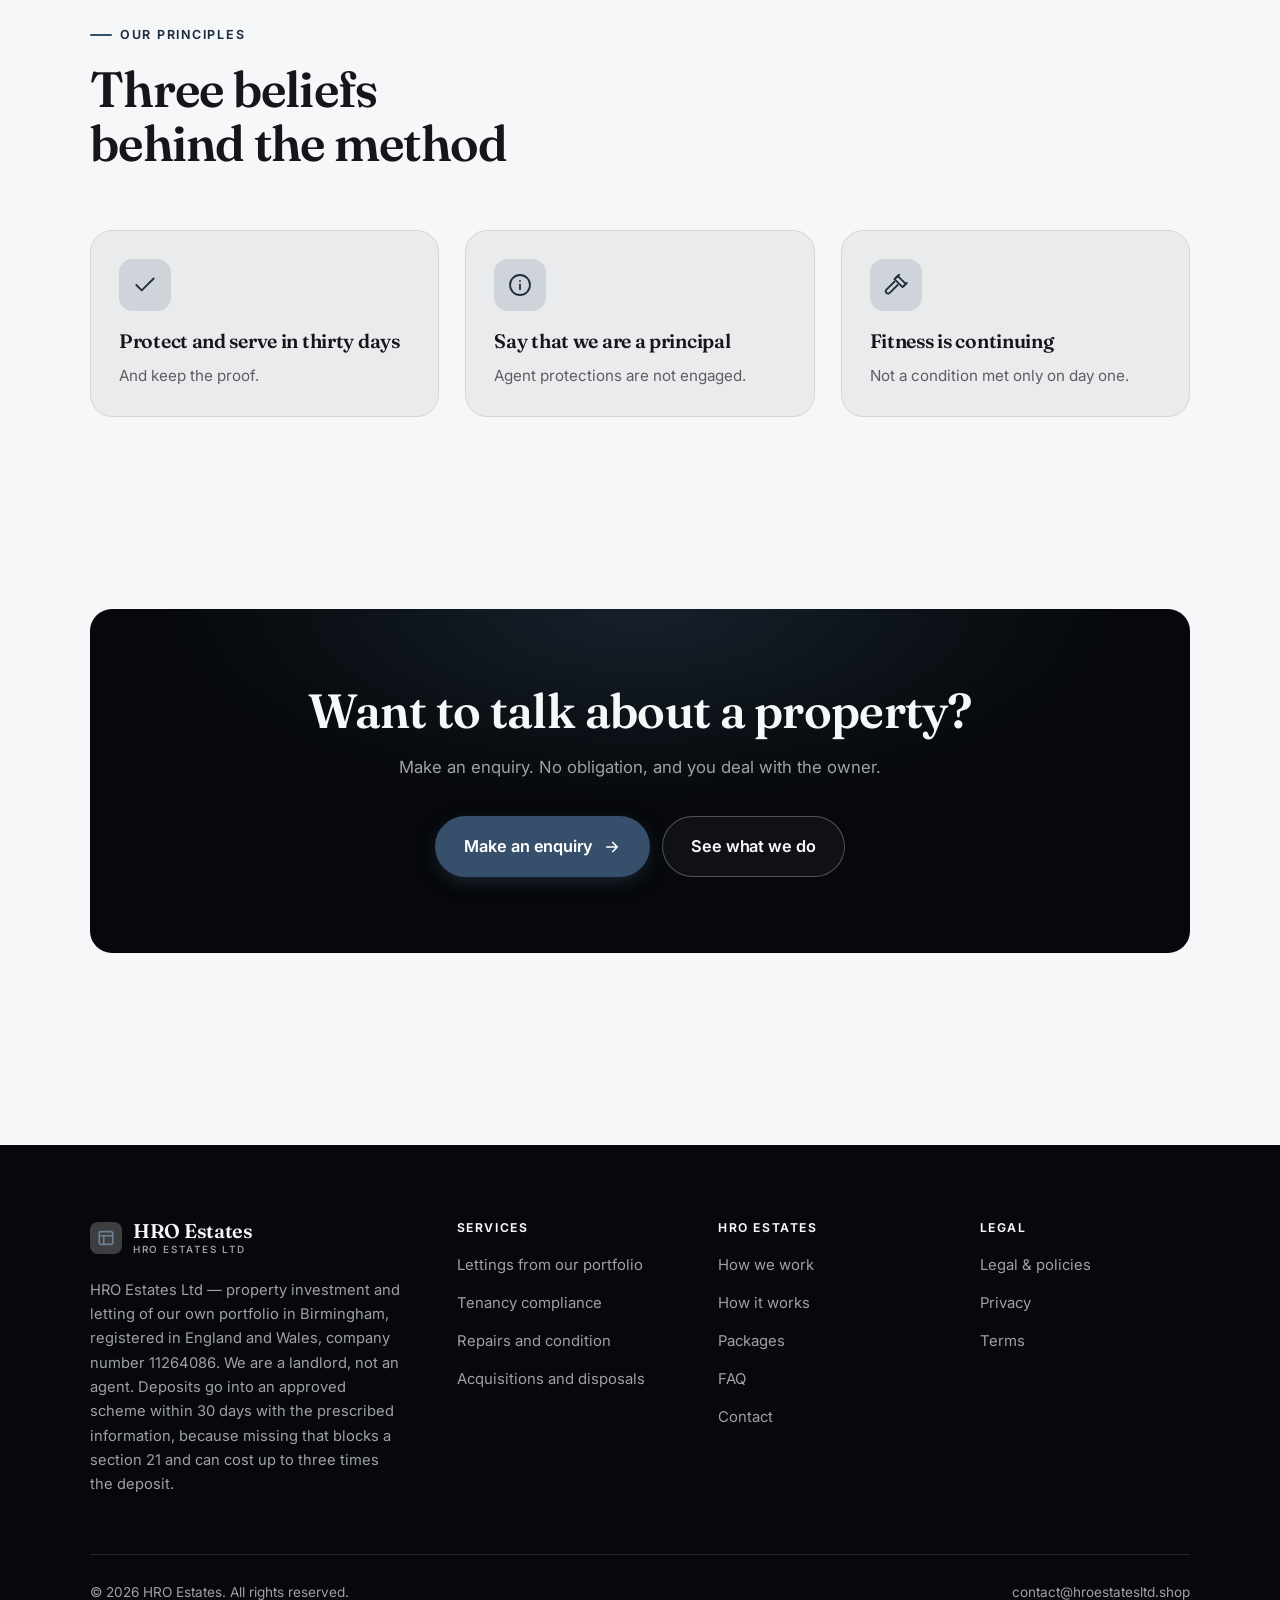
<file: about.html>
<!DOCTYPE html>
<html lang="en" class="no-js">
<head>
<meta charset="utf-8">
<meta name="viewport" content="width=device-width, initial-scale=1">
<title>How we work — HRO Estates</title>
<meta name="description" content="About HRO Estates Ltd, property investment and letting in Birmingham since 2018, company number 11264086.">
<link rel="canonical" href="https://hroestatesltd.shop/about.html">

<meta property="og:type" content="website">
<meta property="og:url" content="https://hroestatesltd.shop/about.html">
<meta property="og:site_name" content="HRO Estates">
<meta property="og:locale" content="en_US">
<meta property="og:title" content="How we work — HRO Estates">
<meta property="og:description" content="About HRO Estates Ltd, property investment and letting in Birmingham since 2018, company number 11264086.">
<meta name="theme-color" content="#06080b">

<link rel="icon" href="assets/img/favicon.svg" type="image/svg+xml">
<link rel="preconnect" href="https://fonts.googleapis.com">
<link rel="preconnect" href="https://fonts.gstatic.com" crossorigin>
<link rel="stylesheet" href="https://fonts.googleapis.com/css2?family=Fraunces:wght@400;500;600;700&family=Inter:wght@400..700&display=swap">
<link rel="stylesheet" href="assets/css/style.css">

<!-- Thème appliqué avant le premier rendu (évite le flash) -->
<script>
document.documentElement.classList.remove('no-js');
(function(){try{var t=localStorage.getItem('site-theme');if(t){document.documentElement.setAttribute('data-theme',t);}}catch(e){}})();
</script>
</head>

<body>
<a class="skip-link" href="#main">Skip to main content</a>

<header class="site-header">
  <nav class="wrap nav" aria-label="Main navigation">
    <a class="brand" href="index.html">
      <svg class="brand__mark" viewBox="0 0 64 64" aria-hidden="true">
        <rect class="bm-bg" width="64" height="64" rx="16"/>
        <g class="bm-ic" transform="translate(14 14) scale(1.5)" fill="none" stroke-width="2.1" stroke-linecap="round" stroke-linejoin="round"><rect x="3" y="3.5" width="18" height="17" rx="2.5"/><path d="M3 9h18M9 9v11.5"/></g>
      </svg>
      <span>HRO Estates<span class="brand__sub">HRO ESTATES LTD</span></span>
    </a>

    <ul class="nav__links" id="nav-links">
      <li><a href="index.html">Home</a></li>
      <li><a href="programs.html">Services</a></li>
      <li><a href="index.html#pricing">Packages</a></li>
      <li><a href="about.html" aria-current="page">How we work</a></li>
      <li><a href="contact.html">Contact</a></li>
      <li><a class="btn btn--primary" href="contact.html">Make an enquiry</a></li>
    </ul>

    <div class="nav__cta">
      <button class="theme-toggle" type="button" aria-label="Switch to dark theme">
        <svg class="icon-sun" viewBox="0 0 24 24" fill="none" stroke="currentColor" stroke-width="1.8" stroke-linecap="round" aria-hidden="true"><circle cx="12" cy="12" r="4"/><path d="M12 2v2m0 16v2M2 12h2m16 0h2M4.9 4.9l1.4 1.4m11.4 11.4 1.4 1.4M19.1 4.9l-1.4 1.4M6.3 17.7l-1.4 1.4"/></svg>
        <svg class="icon-moon" viewBox="0 0 24 24" fill="none" stroke="currentColor" stroke-width="1.8" stroke-linecap="round" stroke-linejoin="round" aria-hidden="true"><path d="M21 12.8A9 9 0 1 1 11.2 3a7 7 0 0 0 9.8 9.8z"/></svg>
      </button>
      <a class="btn btn--primary" href="contact.html">Make an enquiry</a>
      <button class="nav__toggle" type="button" aria-expanded="false" aria-controls="nav-links" aria-label="Open menu">
        <svg class="icon-open" viewBox="0 0 24 24" fill="none" stroke="currentColor" stroke-width="2" stroke-linecap="round" aria-hidden="true"><path d="M3 6h18M3 12h18M3 18h18"/></svg>
        <svg class="icon-close" viewBox="0 0 24 24" fill="none" stroke="currentColor" stroke-width="2" stroke-linecap="round" aria-hidden="true"><path d="M6 6l12 12M18 6L6 18"/></svg>
      </button>
    </div>
  </nav>
</header>

<main id="main">

<section class="page-head">
  <div class="wrap">
    <nav class="breadcrumb" aria-label="Breadcrumb">
      <a href="index.html">Home</a><span>/</span><span aria-current="page">How we work</span>
    </nav>
    <h1>Thirty days decides everything</h1>
    <p>Protect the deposit and serve the prescribed information inside thirty days, or lose section 21 and face a penalty.</p>
  </div>
</section>

<section class="section wrap">
  <div class="split reveal">
    <div class="split__art">
      <svg viewBox="0 0 520 420" role="img" aria-label="Example of a typical week: Enquiry, View, Checks, Sign, Move in.">
        <rect width="520" height="420" rx="20" fill="#e8ebef"/>
        <circle cx="450" cy="54" r="96" fill="#36506b" opacity=".12"/>
        <g style="font-family: var(--font-body)">
        <text x="40" y="62" font-size="22" font-weight="700" fill="#06080b" style="font-family: var(--font-display)">A typical week</text>
        <text x="80" y="100" text-anchor="middle" font-size="13" font-weight="600" fill="#727476">Mon</text>
        <rect x="40" y="112" width="80" height="262" rx="12" fill="#f5f7f9"/>
        <rect x="46" y="133" width="68" height="85" rx="9" fill="#c3ccd4"/>
        <text x="80" y="155" text-anchor="middle" font-size="11" font-weight="650" fill="#06080b">Enquiry</text>
        <text x="172" y="100" text-anchor="middle" font-size="13" font-weight="600" fill="#727476">Tue</text>
        <rect x="132" y="112" width="80" height="262" rx="12" fill="#f5f7f9"/>
        <rect x="138" y="208" width="68" height="105" rx="9" fill="#36506b"/>
        <text x="172" y="230" text-anchor="middle" font-size="11" font-weight="650" fill="#ffffff">View</text>
        <text x="264" y="100" text-anchor="middle" font-size="13" font-weight="600" fill="#727476">Wed</text>
        <rect x="224" y="112" width="80" height="262" rx="12" fill="#f5f7f9"/>
        <rect x="230" y="148" width="68" height="75" rx="9" fill="#c3ccd4"/>
        <text x="264" y="170" text-anchor="middle" font-size="11" font-weight="650" fill="#06080b">Checks</text>
        <text x="356" y="100" text-anchor="middle" font-size="13" font-weight="600" fill="#727476">Thu</text>
        <rect x="316" y="112" width="80" height="262" rx="12" fill="#f5f7f9"/>
        <rect x="322" y="243" width="68" height="85" rx="9" fill="#06080b"/>
        <text x="356" y="265" text-anchor="middle" font-size="11" font-weight="650" fill="#f5f7f9">Sign</text>
        <text x="448" y="100" text-anchor="middle" font-size="13" font-weight="600" fill="#727476">Fri</text>
        <rect x="408" y="112" width="80" height="262" rx="12" fill="#f5f7f9"/>
        <rect x="414" y="173" width="68" height="115" rx="9" fill="#c3ccd4"/>
        <text x="448" y="195" text-anchor="middle" font-size="11" font-weight="650" fill="#06080b">Move in</text>
        </g>
      </svg>
    </div>
    <div>
      <span class="eyebrow">How we work</span>
      <h2>Why this one deadline matters most</h2>
      <p>Where a deposit is taken on an assured shorthold tenancy, it must be protected in a government-approved scheme and the prescribed information given to the tenant within thirty days of receipt. The consequence of missing it is disproportionate to the administrative effort involved: the landlord cannot serve a valid notice under section 21 of the Housing Act 1988, and the court may order payment to the tenant of between one and three times the amount of the deposit.</p>
      <p>It is the single most common expensive mistake in private renting, and almost always a paperwork failure rather than bad faith. A deposit gets protected but the prescribed information never goes out; or it goes out late; or the landlord cannot later prove either happened. Years afterwards, when the tenancy needs to end, the landlord discovers the route they expected to use is closed. So we protect, serve and retain the evidence, and a tenant should ask any landlord for proof of all three.</p>
      <p>The second thing worth being clear about is what kind of counterparty we are. We act as principal: we own what we let and we transact on our own account. Letting and estate agents are required to belong to an approved redress scheme and to protect client money, and those requirements are not engaged for a landlord letting its own property. That is not a loophole we are using — it simply is not the same activity — but a prospective tenant could easily assume otherwise, which is why it is stated rather than left implicit.</p>
      <!--
        TO DO: add a short introduction of the coach (name, real background),
        with a photo if possible. Do not invent credentials — see README.md.
      -->
    </div>
  </div>
</section>

<section class="section section--flush wrap">
  <div class="section-head reveal">
    <span class="eyebrow">Our principles</span>
    <h2>Three beliefs behind the method</h2>
  </div>
  <div class="grid grid--3 reveal-group">
    <article class="card">
      <div class="card__icon"><svg viewBox="0 0 24 24" fill="none" stroke="currentColor" stroke-width="1.7" stroke-linecap="round" stroke-linejoin="round" aria-hidden="true"><path d="M20 6 9 17l-5-5"/></svg></div>
      <h3>Protect and serve in thirty days</h3>
      <p>And keep the proof.</p>
    </article>
    <article class="card">
      <div class="card__icon"><svg viewBox="0 0 24 24" fill="none" stroke="currentColor" stroke-width="1.7" stroke-linecap="round" stroke-linejoin="round" aria-hidden="true"><circle cx="12" cy="12" r="9.2"/><path d="M12 16v-4.5M12 8.2v.1"/></svg></div>
      <h3>Say that we are a principal</h3>
      <p>Agent protections are not engaged.</p>
    </article>
    <article class="card">
      <div class="card__icon"><svg viewBox="0 0 24 24" fill="none" stroke="currentColor" stroke-width="1.7" stroke-linecap="round" stroke-linejoin="round" aria-hidden="true"><path d="M13.5 3.5 21 11l-3 3-7.5-7.5z"/><path d="M10.5 9 3.2 16.3a2.1 2.1 0 0 0 3 3L13.5 12"/><path d="M15 2.5 12 5.5M19.5 12.5 22 10"/></svg></div>
      <h3>Fitness is continuing</h3>
      <p>Not a condition met only on day one.</p>
    </article>
  </div>
</section>

<section class="wrap section--tight">
  <div class="cta-band reveal">
    <h2>Want to talk about a property?</h2>
    <p>Make an enquiry. No obligation, and you deal with the owner.</p>
    <div class="hero__actions">
      <a class="btn btn--primary btn--lg" href="contact.html">Make an enquiry <svg viewBox="0 0 24 24" fill="none" stroke="currentColor" stroke-width="2.2" stroke-linecap="round" stroke-linejoin="round" aria-hidden="true"><path d="M5 12h14M13 6l6 6-6 6"/></svg></a>
      <a class="btn btn--on-dark btn--lg" href="programs.html">See what we do</a>
    </div>
  </div>
</section>

</main>

<footer class="site-footer">
  <div class="wrap">
    <div class="footer__grid">
      <div class="footer__brand">
        <a class="brand" href="index.html">
          <svg class="brand__mark" viewBox="0 0 64 64" aria-hidden="true">
        <rect class="bm-bg" width="64" height="64" rx="16"/>
        <g class="bm-ic" transform="translate(14 14) scale(1.5)" fill="none" stroke-width="2.1" stroke-linecap="round" stroke-linejoin="round"><rect x="3" y="3.5" width="18" height="17" rx="2.5"/><path d="M3 9h18M9 9v11.5"/></g>
      </svg>
          <span>HRO Estates<span class="brand__sub">HRO ESTATES LTD</span></span>
        </a>
        <p>HRO Estates Ltd — property investment and letting of our own portfolio in Birmingham, registered in England and Wales, company number 11264086. We are a landlord, not an agent. Deposits go into an approved scheme within 30 days with the prescribed information, because missing that blocks a section 21 and can cost up to three times the deposit.</p>
      </div>

      <div class="footer__col">
        <h4>Services</h4>
        <ul>
          <li><a href="programs.html#lettings">Lettings from our portfolio</a></li>
          <li><a href="programs.html#compliance">Tenancy compliance</a></li>
          <li><a href="programs.html#repairs">Repairs and condition</a></li>
          <li><a href="programs.html#transactions">Acquisitions and disposals</a></li>
        </ul>
      </div>

      <div class="footer__col">
        <h4>HRO Estates</h4>
        <ul>
          <li><a href="about.html">How we work</a></li>
          <li><a href="index.html#how-it-works">How it works</a></li>
          <li><a href="index.html#pricing">Packages</a></li>
          <li><a href="index.html#faq">FAQ</a></li>
          <li><a href="contact.html">Contact</a></li>
        </ul>
      </div>

      <div class="footer__col">
        <h4>Legal</h4>
        <ul>
          <li><a href="legal.html">Legal &amp; policies</a></li>
          <li><a href="legal.html#privacy">Privacy</a></li>
          <li><a href="legal.html#terms">Terms</a></li>
        </ul>
      </div>
    </div>

    <div class="footer__bottom">
      <p>© <span data-year>2026</span> HRO Estates. All rights reserved.</p>
      <p><a href="mailto:contact@hroestatesltd.shop">contact@hroestatesltd.shop</a></p>
    </div>
  </div>
</footer>

<script src="assets/js/main.js" defer></script>
</body>
</html>
</file>
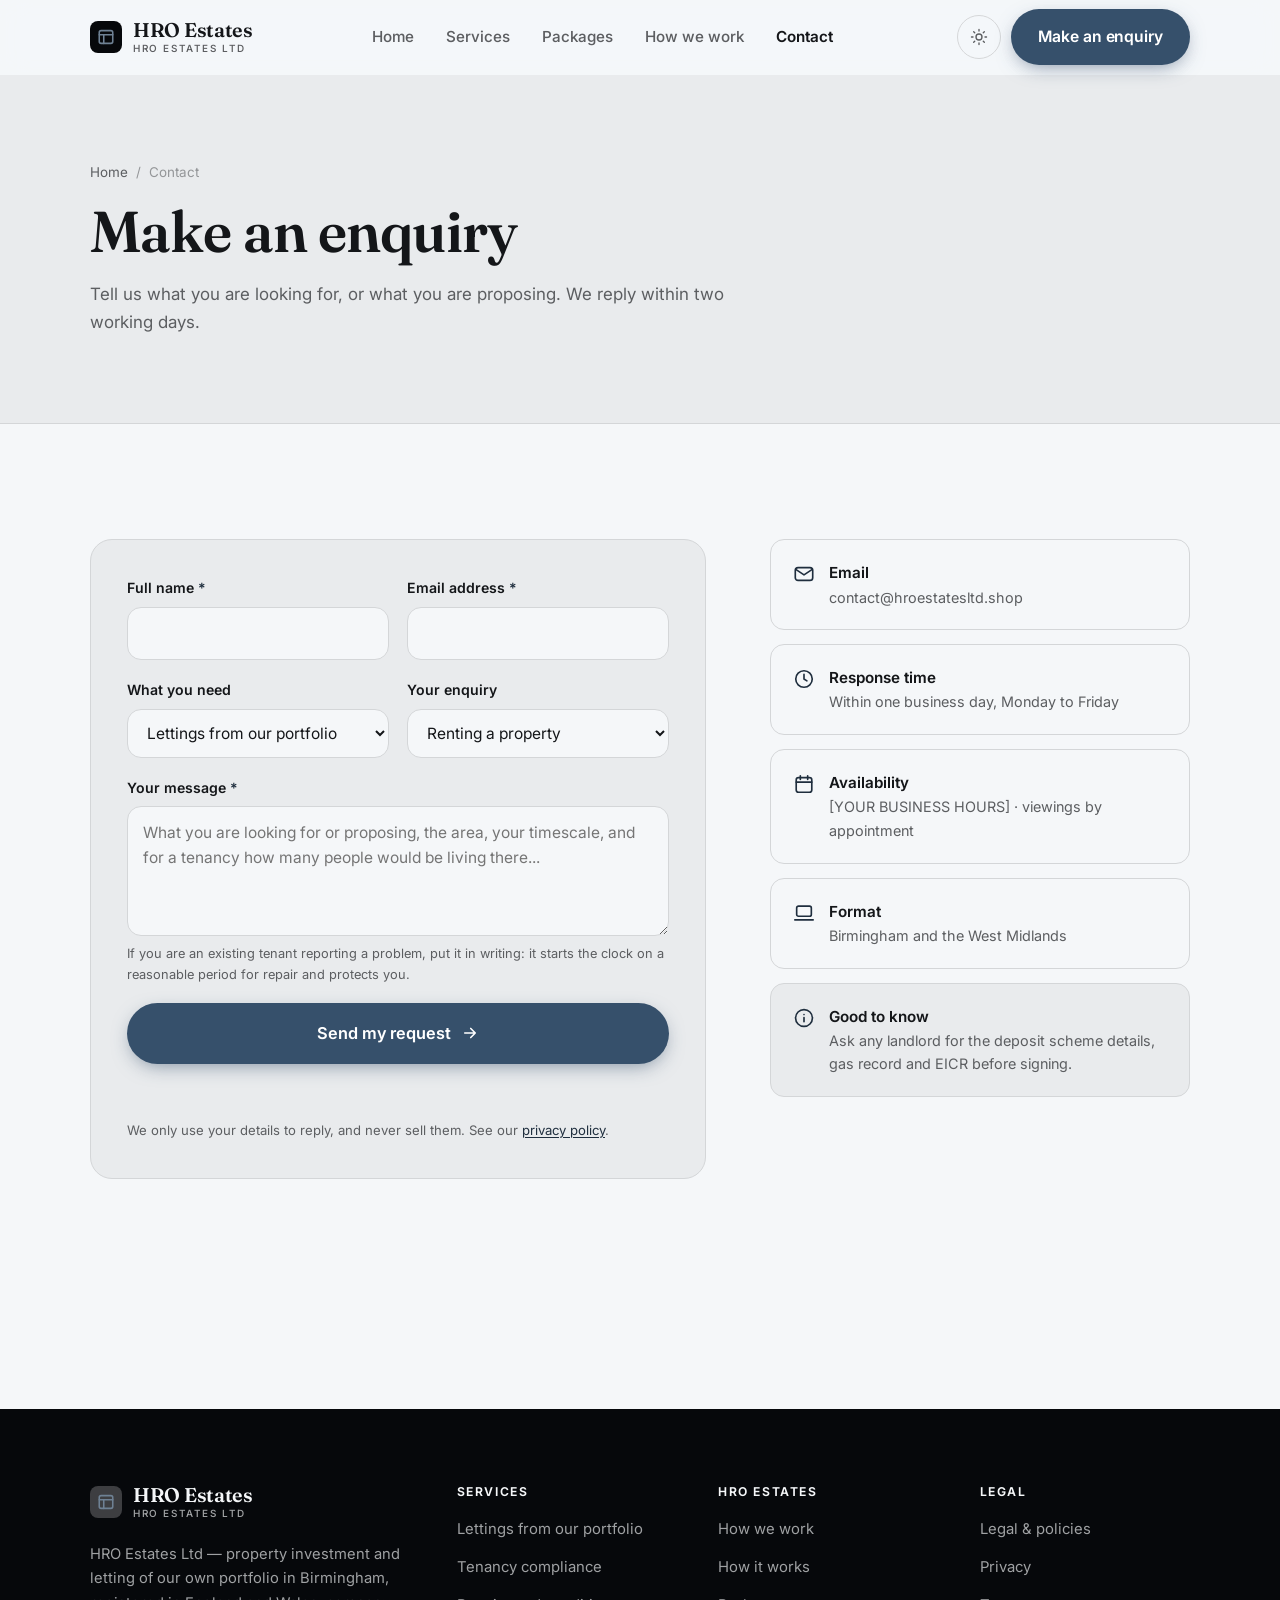
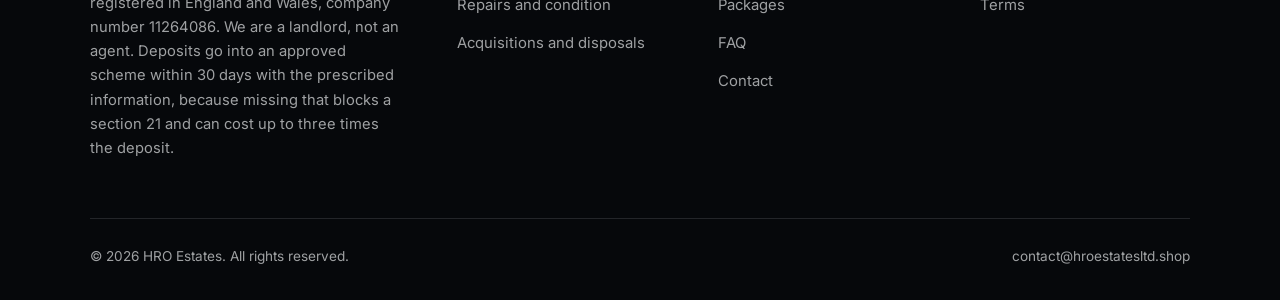
<file: contact.html>
<!DOCTYPE html>
<html lang="en" class="no-js">
<head>
<meta charset="utf-8">
<meta name="viewport" content="width=device-width, initial-scale=1">
<title>Contact — HRO Estates</title>
<meta name="description" content="Contact HRO Estates Ltd in Birmingham about a tenancy or a transaction. We reply within two working days.">
<link rel="canonical" href="https://hroestatesltd.shop/contact.html">

<meta property="og:type" content="website">
<meta property="og:url" content="https://hroestatesltd.shop/contact.html">
<meta property="og:site_name" content="HRO Estates">
<meta property="og:locale" content="en_US">
<meta property="og:title" content="Contact — HRO Estates">
<meta property="og:description" content="Contact HRO Estates Ltd in Birmingham about a tenancy or a transaction. We reply within two working days.">
<meta name="theme-color" content="#06080b">

<link rel="icon" href="assets/img/favicon.svg" type="image/svg+xml">
<link rel="preconnect" href="https://fonts.googleapis.com">
<link rel="preconnect" href="https://fonts.gstatic.com" crossorigin>
<link rel="stylesheet" href="https://fonts.googleapis.com/css2?family=Fraunces:wght@400;500;600;700&family=Inter:wght@400..700&display=swap">
<link rel="stylesheet" href="assets/css/style.css">

<!-- Thème appliqué avant le premier rendu (évite le flash) -->
<script>
document.documentElement.classList.remove('no-js');
(function(){try{var t=localStorage.getItem('site-theme');if(t){document.documentElement.setAttribute('data-theme',t);}}catch(e){}})();
</script>
</head>

<body>
<a class="skip-link" href="#main">Skip to main content</a>

<header class="site-header">
  <nav class="wrap nav" aria-label="Main navigation">
    <a class="brand" href="index.html">
      <svg class="brand__mark" viewBox="0 0 64 64" aria-hidden="true">
        <rect class="bm-bg" width="64" height="64" rx="16"/>
        <g class="bm-ic" transform="translate(14 14) scale(1.5)" fill="none" stroke-width="2.1" stroke-linecap="round" stroke-linejoin="round"><rect x="3" y="3.5" width="18" height="17" rx="2.5"/><path d="M3 9h18M9 9v11.5"/></g>
      </svg>
      <span>HRO Estates<span class="brand__sub">HRO ESTATES LTD</span></span>
    </a>

    <ul class="nav__links" id="nav-links">
      <li><a href="index.html">Home</a></li>
      <li><a href="programs.html">Services</a></li>
      <li><a href="index.html#pricing">Packages</a></li>
      <li><a href="about.html">How we work</a></li>
      <li><a href="contact.html" aria-current="page">Contact</a></li>
      <li><a class="btn btn--primary" href="contact.html">Make an enquiry</a></li>
    </ul>

    <div class="nav__cta">
      <button class="theme-toggle" type="button" aria-label="Switch to dark theme">
        <svg class="icon-sun" viewBox="0 0 24 24" fill="none" stroke="currentColor" stroke-width="1.8" stroke-linecap="round" aria-hidden="true"><circle cx="12" cy="12" r="4"/><path d="M12 2v2m0 16v2M2 12h2m16 0h2M4.9 4.9l1.4 1.4m11.4 11.4 1.4 1.4M19.1 4.9l-1.4 1.4M6.3 17.7l-1.4 1.4"/></svg>
        <svg class="icon-moon" viewBox="0 0 24 24" fill="none" stroke="currentColor" stroke-width="1.8" stroke-linecap="round" stroke-linejoin="round" aria-hidden="true"><path d="M21 12.8A9 9 0 1 1 11.2 3a7 7 0 0 0 9.8 9.8z"/></svg>
      </button>
      <a class="btn btn--primary" href="contact.html">Make an enquiry</a>
      <button class="nav__toggle" type="button" aria-expanded="false" aria-controls="nav-links" aria-label="Open menu">
        <svg class="icon-open" viewBox="0 0 24 24" fill="none" stroke="currentColor" stroke-width="2" stroke-linecap="round" aria-hidden="true"><path d="M3 6h18M3 12h18M3 18h18"/></svg>
        <svg class="icon-close" viewBox="0 0 24 24" fill="none" stroke="currentColor" stroke-width="2" stroke-linecap="round" aria-hidden="true"><path d="M6 6l12 12M18 6L6 18"/></svg>
      </button>
    </div>
  </nav>
</header>

<main id="main">

<section class="page-head">
  <div class="wrap">
    <nav class="breadcrumb" aria-label="Breadcrumb">
      <a href="index.html">Home</a><span>/</span><span aria-current="page">Contact</span>
    </nav>
    <h1>Make an enquiry</h1>
    <p>Tell us what you are looking for, or what you are proposing. We reply within two working days.</p>
  </div>
</section>

<section class="section wrap">
  <div class="form-layout">

    <!--
      FORM: the action attribute holds a placeholder id. Create a free form at
      https://formspree.io and replace VOTRE_ID_FORMSPREE. Until then, the button
      opens the visitor's email app with a pre-filled message to contact@hroestatesltd.shop.
    -->
    <form class="form" id="contact-form" action="https://formspree.io/f/VOTRE_ID_FORMSPREE" method="POST"
          data-email="contact@hroestatesltd.shop" data-subject="Property enquiry"
          data-msg-mail="Your email app will open with the message ready to send." data-msg-sending="Sending…"
          data-msg-ok="Thanks! Your message is on its way. We reply within one business day." data-msg-err="Sending failed. Please email us directly at">
      <div class="form__row">
        <div class="field">
          <label for="nom">Full name <span class="req" aria-hidden="true">*</span></label>
          <input type="text" id="nom" name="nom" autocomplete="name" required>
        </div>
        <div class="field">
          <label for="email">Email address <span class="req" aria-hidden="true">*</span></label>
          <input type="email" id="email" name="email" autocomplete="email" required>
        </div>
      </div>

      <div class="form__row">
        <div class="field">
          <label for="programme">What you need</label>
          <select id="programme" name="programme">
            <option>Lettings from our portfolio</option>
            <option>Tenancy compliance</option>
            <option>Repairs and condition</option>
            <option>Acquisitions and disposals</option>
            <option>Not sure yet</option>
          </select>
        </div>
        <div class="field">
          <label for="niveau">Your enquiry</label>
          <select id="niveau" name="niveau">
            <option>Renting a property</option>
            <option>An existing tenancy</option>
            <option>Selling to us</option>
            <option>Buying from us</option>
          </select>
        </div>
      </div>

      <div class="field">
        <label for="message">Your message <span class="req" aria-hidden="true">*</span></label>
        <textarea id="message" name="message" required placeholder="What you are looking for or proposing, the area, your timescale, and for a tenancy how many people would be living there..."></textarea>
        <span class="field__hint">If you are an existing tenant reporting a problem, put it in writing: it starts the clock on a reasonable period for repair and protects you.</span>
      </div>

      <!-- Bot trap: hidden from humans -->
      <div class="visually-hidden" aria-hidden="true">
        <label for="site-web">Leave this field empty</label>
        <input type="text" id="site-web" name="_gotcha" tabindex="-1" autocomplete="off">
      </div>

      <button class="btn btn--primary btn--lg" type="submit">Send my request <svg viewBox="0 0 24 24" fill="none" stroke="currentColor" stroke-width="2.2" stroke-linecap="round" stroke-linejoin="round" aria-hidden="true"><path d="M5 12h14M13 6l6 6-6 6"/></svg></button>

      <p id="form-status" class="form__status" role="status" aria-live="polite"></p>

      <p class="form__note">
        We only use your details to reply, and never sell them. See our <a href="legal.html#privacy">privacy policy</a>.
      </p>
    </form>

    <aside class="contact-aside">
      <div class="contact-card">
        <svg viewBox="0 0 24 24" fill="none" stroke="currentColor" stroke-width="1.8" stroke-linecap="round" stroke-linejoin="round" aria-hidden="true"><rect x="2.5" y="5" width="19" height="14" rx="3"/><path d="M3 7l9 6 9-6"/></svg>
        <div><b>Email</b><a href="mailto:contact@hroestatesltd.shop">contact@hroestatesltd.shop</a></div>
      </div>
      <div class="contact-card">
        <svg viewBox="0 0 24 24" fill="none" stroke="currentColor" stroke-width="1.8" stroke-linecap="round" stroke-linejoin="round" aria-hidden="true"><circle cx="12" cy="12" r="9"/><path d="M12 7v5l3.2 2"/></svg>
        <div><b>Response time</b><span>Within one business day, Monday to Friday</span></div>
      </div>
      <div class="contact-card">
        <svg viewBox="0 0 24 24" fill="none" stroke="currentColor" stroke-width="1.8" stroke-linecap="round" stroke-linejoin="round" aria-hidden="true"><rect x="3.5" y="5" width="17" height="16" rx="2.5"/><path d="M8 3v4M16 3v4M3.5 10h17"/></svg>
        <div><b>Availability</b><span>[YOUR BUSINESS HOURS] · viewings by appointment</span></div>
      </div>
      <div class="contact-card">
        <svg viewBox="0 0 24 24" fill="none" stroke="currentColor" stroke-width="1.8" stroke-linecap="round" stroke-linejoin="round" aria-hidden="true"><rect x="4" y="4.5" width="16" height="11" rx="2"/><path d="M2 19.5h20"/></svg>
        <div><b>Format</b><span>Birmingham and the West Midlands</span></div>
      </div>
      <div class="contact-card contact-card--soft">
        <svg viewBox="0 0 24 24" fill="none" stroke="currentColor" stroke-width="1.8" stroke-linecap="round" stroke-linejoin="round" aria-hidden="true"><circle cx="12" cy="12" r="9.2"/><path d="M12 16v-4.5M12 8.2v.1"/></svg>
        <div><b>Good to know</b><span>Ask any landlord for the deposit scheme details, gas record and EICR before signing.</span></div>
      </div>
    </aside>

  </div>
</section>

</main>

<footer class="site-footer">
  <div class="wrap">
    <div class="footer__grid">
      <div class="footer__brand">
        <a class="brand" href="index.html">
          <svg class="brand__mark" viewBox="0 0 64 64" aria-hidden="true">
        <rect class="bm-bg" width="64" height="64" rx="16"/>
        <g class="bm-ic" transform="translate(14 14) scale(1.5)" fill="none" stroke-width="2.1" stroke-linecap="round" stroke-linejoin="round"><rect x="3" y="3.5" width="18" height="17" rx="2.5"/><path d="M3 9h18M9 9v11.5"/></g>
      </svg>
          <span>HRO Estates<span class="brand__sub">HRO ESTATES LTD</span></span>
        </a>
        <p>HRO Estates Ltd — property investment and letting of our own portfolio in Birmingham, registered in England and Wales, company number 11264086. We are a landlord, not an agent. Deposits go into an approved scheme within 30 days with the prescribed information, because missing that blocks a section 21 and can cost up to three times the deposit.</p>
      </div>

      <div class="footer__col">
        <h4>Services</h4>
        <ul>
          <li><a href="programs.html#lettings">Lettings from our portfolio</a></li>
          <li><a href="programs.html#compliance">Tenancy compliance</a></li>
          <li><a href="programs.html#repairs">Repairs and condition</a></li>
          <li><a href="programs.html#transactions">Acquisitions and disposals</a></li>
        </ul>
      </div>

      <div class="footer__col">
        <h4>HRO Estates</h4>
        <ul>
          <li><a href="about.html">How we work</a></li>
          <li><a href="index.html#how-it-works">How it works</a></li>
          <li><a href="index.html#pricing">Packages</a></li>
          <li><a href="index.html#faq">FAQ</a></li>
          <li><a href="contact.html">Contact</a></li>
        </ul>
      </div>

      <div class="footer__col">
        <h4>Legal</h4>
        <ul>
          <li><a href="legal.html">Legal &amp; policies</a></li>
          <li><a href="legal.html#privacy">Privacy</a></li>
          <li><a href="legal.html#terms">Terms</a></li>
        </ul>
      </div>
    </div>

    <div class="footer__bottom">
      <p>© <span data-year>2026</span> HRO Estates. All rights reserved.</p>
      <p><a href="mailto:contact@hroestatesltd.shop">contact@hroestatesltd.shop</a></p>
    </div>
  </div>
</footer>

<script src="assets/js/main.js" defer></script>
</body>
</html>
</file>
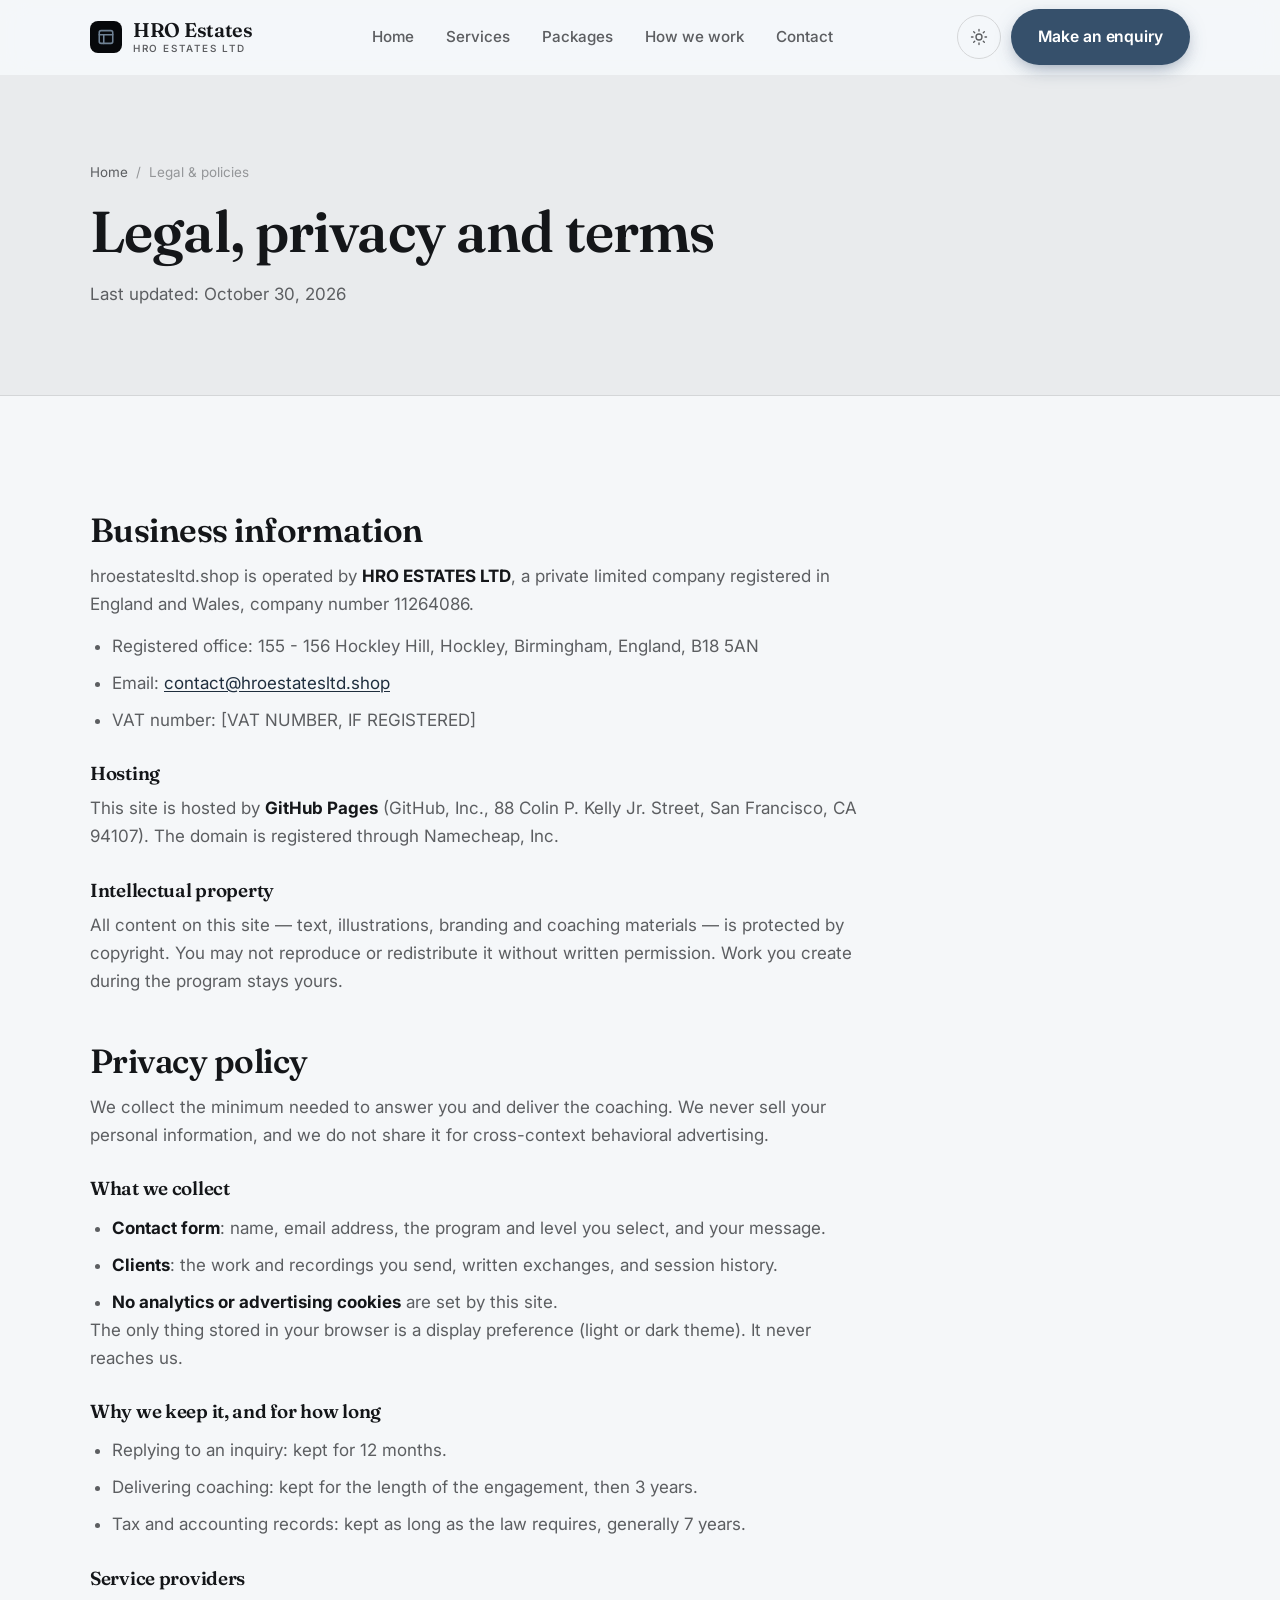
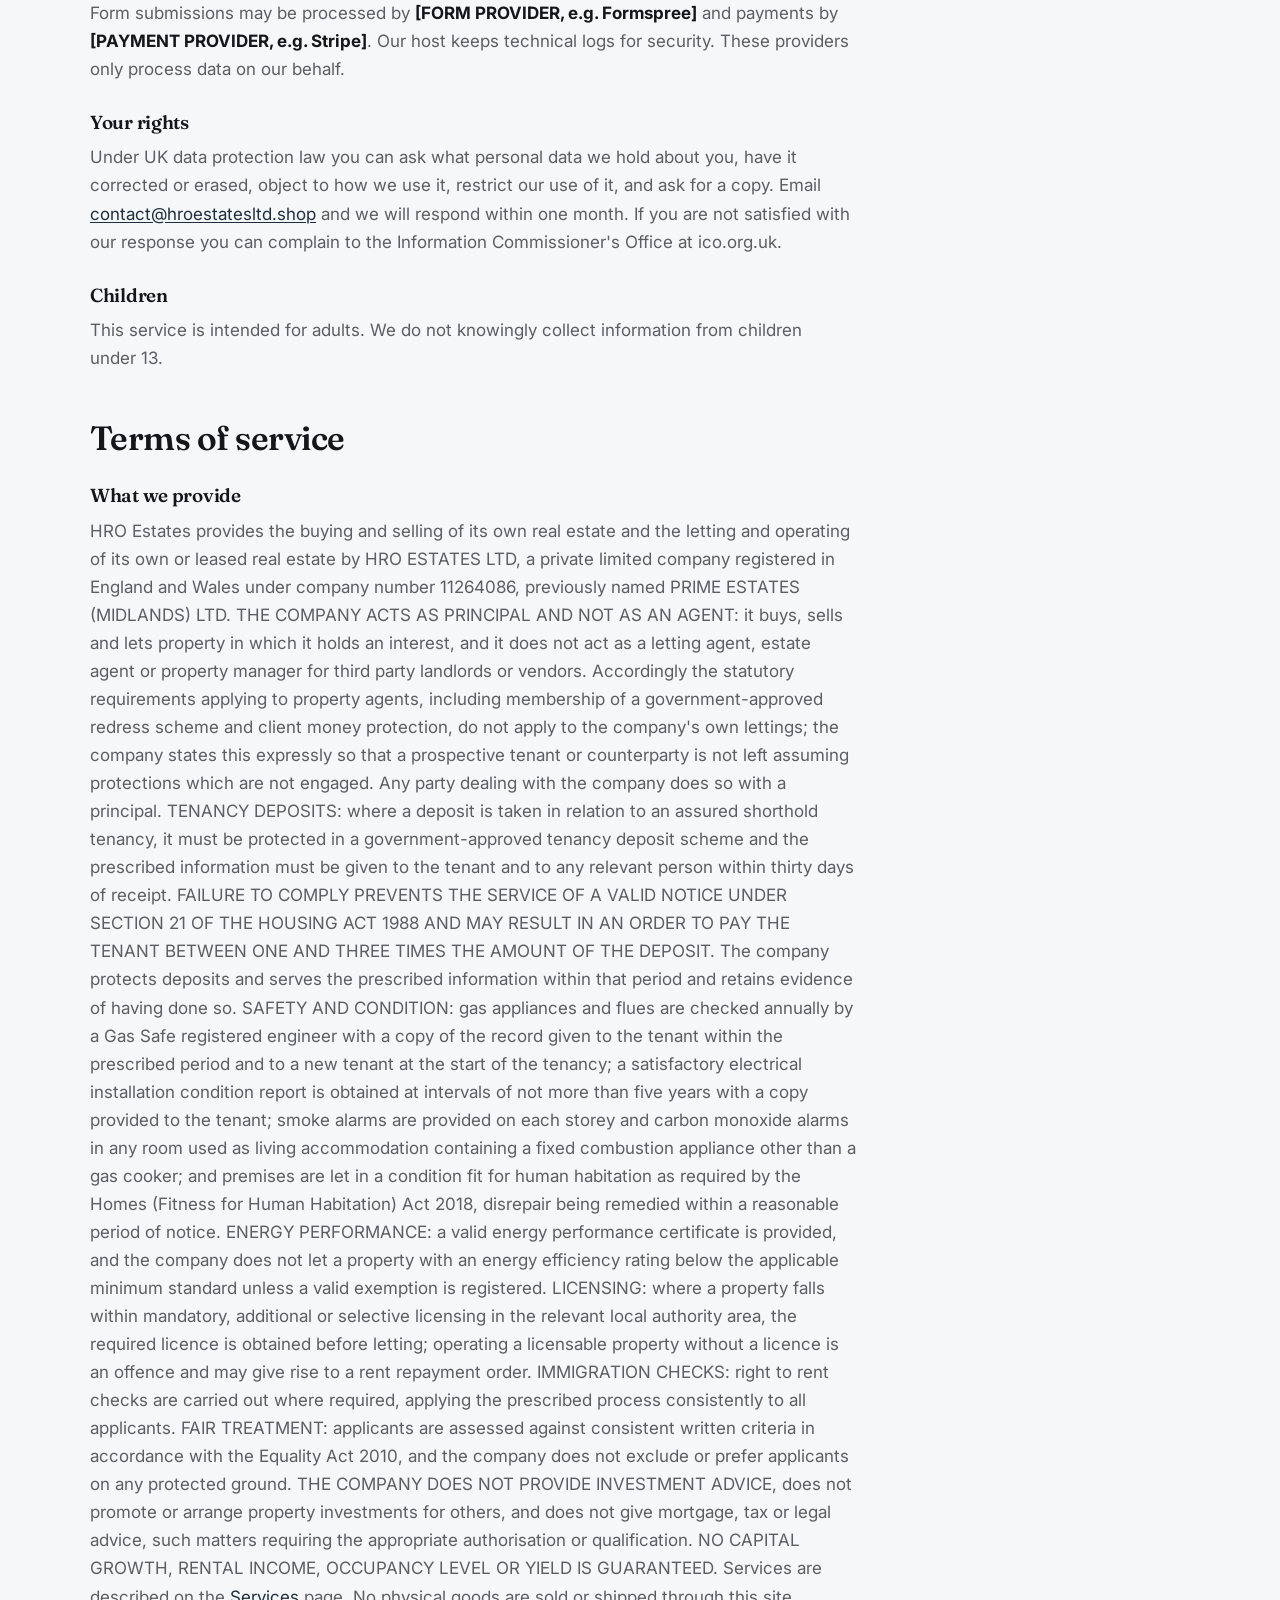
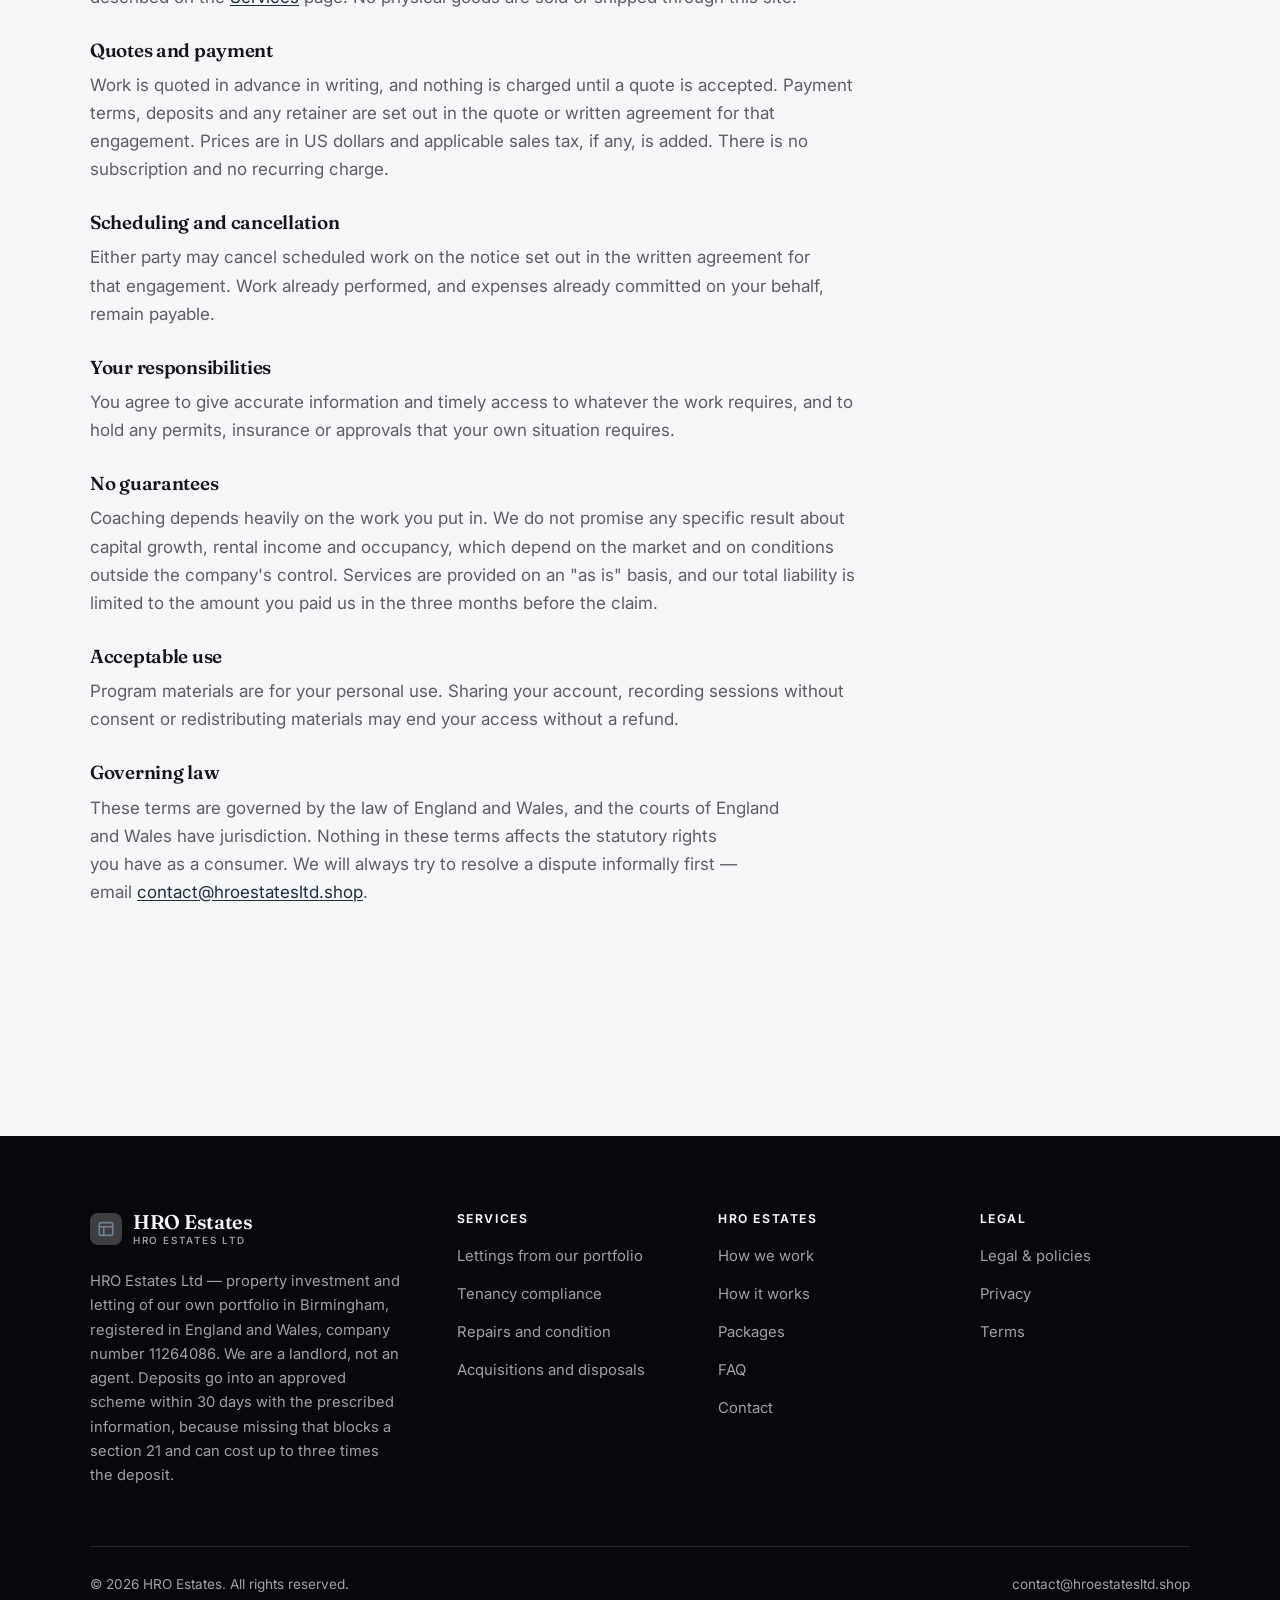
<file: legal.html>
<!DOCTYPE html>
<html lang="en" class="no-js">
<head>
<meta charset="utf-8">
<meta name="viewport" content="width=device-width, initial-scale=1">
<title>Legal, privacy and terms — HRO Estates</title>
<meta name="description" content="Business information, privacy policy and terms of service for HRO Estates.">
<meta name="robots" content="noindex">

<meta property="og:type" content="website">
<meta property="og:url" content="https://hroestatesltd.shop/legal.html">
<meta property="og:site_name" content="HRO Estates">
<meta property="og:locale" content="en_US">
<meta property="og:title" content="Legal, privacy and terms — HRO Estates">
<meta property="og:description" content="Business information, privacy policy and terms of service for HRO Estates.">
<meta name="theme-color" content="#06080b">

<link rel="icon" href="assets/img/favicon.svg" type="image/svg+xml">
<link rel="preconnect" href="https://fonts.googleapis.com">
<link rel="preconnect" href="https://fonts.gstatic.com" crossorigin>
<link rel="stylesheet" href="https://fonts.googleapis.com/css2?family=Fraunces:wght@400;500;600;700&family=Inter:wght@400..700&display=swap">
<link rel="stylesheet" href="assets/css/style.css">

<!-- Thème appliqué avant le premier rendu (évite le flash) -->
<script>
document.documentElement.classList.remove('no-js');
(function(){try{var t=localStorage.getItem('site-theme');if(t){document.documentElement.setAttribute('data-theme',t);}}catch(e){}})();
</script>
</head>

<body>
<a class="skip-link" href="#main">Skip to main content</a>

<header class="site-header">
  <nav class="wrap nav" aria-label="Main navigation">
    <a class="brand" href="index.html">
      <svg class="brand__mark" viewBox="0 0 64 64" aria-hidden="true">
        <rect class="bm-bg" width="64" height="64" rx="16"/>
        <g class="bm-ic" transform="translate(14 14) scale(1.5)" fill="none" stroke-width="2.1" stroke-linecap="round" stroke-linejoin="round"><rect x="3" y="3.5" width="18" height="17" rx="2.5"/><path d="M3 9h18M9 9v11.5"/></g>
      </svg>
      <span>HRO Estates<span class="brand__sub">HRO ESTATES LTD</span></span>
    </a>

    <ul class="nav__links" id="nav-links">
      <li><a href="index.html">Home</a></li>
      <li><a href="programs.html">Services</a></li>
      <li><a href="index.html#pricing">Packages</a></li>
      <li><a href="about.html">How we work</a></li>
      <li><a href="contact.html">Contact</a></li>
      <li><a class="btn btn--primary" href="contact.html">Make an enquiry</a></li>
    </ul>

    <div class="nav__cta">
      <button class="theme-toggle" type="button" aria-label="Switch to dark theme">
        <svg class="icon-sun" viewBox="0 0 24 24" fill="none" stroke="currentColor" stroke-width="1.8" stroke-linecap="round" aria-hidden="true"><circle cx="12" cy="12" r="4"/><path d="M12 2v2m0 16v2M2 12h2m16 0h2M4.9 4.9l1.4 1.4m11.4 11.4 1.4 1.4M19.1 4.9l-1.4 1.4M6.3 17.7l-1.4 1.4"/></svg>
        <svg class="icon-moon" viewBox="0 0 24 24" fill="none" stroke="currentColor" stroke-width="1.8" stroke-linecap="round" stroke-linejoin="round" aria-hidden="true"><path d="M21 12.8A9 9 0 1 1 11.2 3a7 7 0 0 0 9.8 9.8z"/></svg>
      </button>
      <a class="btn btn--primary" href="contact.html">Make an enquiry</a>
      <button class="nav__toggle" type="button" aria-expanded="false" aria-controls="nav-links" aria-label="Open menu">
        <svg class="icon-open" viewBox="0 0 24 24" fill="none" stroke="currentColor" stroke-width="2" stroke-linecap="round" aria-hidden="true"><path d="M3 6h18M3 12h18M3 18h18"/></svg>
        <svg class="icon-close" viewBox="0 0 24 24" fill="none" stroke="currentColor" stroke-width="2" stroke-linecap="round" aria-hidden="true"><path d="M6 6l12 12M18 6L6 18"/></svg>
      </button>
    </div>
  </nav>
</header>

<main id="main">

<section class="page-head">
  <div class="wrap">
    <nav class="breadcrumb" aria-label="Breadcrumb">
      <a href="index.html">Home</a><span>/</span><span aria-current="page">Legal &amp; policies</span>
    </nav>
    <h1>Legal, privacy and terms</h1>
    <p>Last updated: <time datetime="2026-10-30">October 30, 2026</time></p>
  </div>
</section>

<section class="section wrap">
  <div class="prose">

    <!--
      TO DO: this is a skeleton, not legal advice. Replace every [BRACKET] with
      your real details before selling, and have a lawyer review it if you can.
      Consumer protection rules differ by state.
    -->

    <h2 id="business">Business information</h2>
    <p>
      hroestatesltd.shop is operated by <strong>HRO ESTATES LTD</strong>, a private limited
      company registered in England and Wales, company number 11264086.
    </p>
    <ul>
      <li>Registered office: 155 - 156 Hockley Hill, Hockley, Birmingham, England, B18 5AN</li>
      <li>Email: <a href="mailto:contact@hroestatesltd.shop">contact@hroestatesltd.shop</a></li>
      <li>VAT number: [VAT NUMBER, IF REGISTERED]</li>
    </ul>

    <h3>Hosting</h3>
    <p>
      This site is hosted by <strong>GitHub Pages</strong> (GitHub, Inc., 88 Colin P. Kelly Jr. Street,
      San Francisco, CA 94107). The domain is registered through Namecheap, Inc.
    </p>

    <h3>Intellectual property</h3>
    <p>
      All content on this site — text, illustrations, branding and coaching materials — is protected by
      copyright. You may not reproduce or redistribute it without written permission. Work you create during
      the program stays yours.
    </p>

    <h2 id="privacy">Privacy policy</h2>
    <p>
      We collect the minimum needed to answer you and deliver the coaching. We never sell your personal
      information, and we do not share it for cross-context behavioral advertising.
    </p>
    <h3>What we collect</h3>
    <ul>
      <li><strong>Contact form</strong>: name, email address, the program and level you select, and your message.</li>
      <li><strong>Clients</strong>: the work and recordings you send, written exchanges, and session history.</li>
      <li><strong>No analytics or advertising cookies</strong> are set by this site.</li>
    </ul>
    <p>
      The only thing stored in your browser is a display preference (light or dark theme). It never reaches us.
    </p>
    <h3>Why we keep it, and for how long</h3>
    <ul>
      <li>Replying to an inquiry: kept for 12 months.</li>
      <li>Delivering coaching: kept for the length of the engagement, then 3 years.</li>
      <li>Tax and accounting records: kept as long as the law requires, generally 7 years.</li>
    </ul>
    <h3>Service providers</h3>
    <p>
      Form submissions may be processed by <strong>[FORM PROVIDER, e.g. Formspree]</strong> and payments by
      <strong>[PAYMENT PROVIDER, e.g. Stripe]</strong>. Our host keeps technical logs for security. These
      providers only process data on our behalf.
    </p>
    <h3>Your rights</h3>
    <p>
      Under UK data protection law you can ask what personal data we hold about you, have it corrected or
      erased, object to how we use it, restrict our use of it, and ask for a copy. Email
      <a href="mailto:contact@hroestatesltd.shop">contact@hroestatesltd.shop</a> and we will respond within one month. If you are not satisfied with
      our response you can complain to the Information Commissioner's Office at ico.org.uk.
    </p>
    <h3>Children</h3>
    <p>
      This service is intended for adults. We do not knowingly collect information from children under 13.
    </p>

    <h2 id="terms">Terms of service</h2>
    <h3>What we provide</h3>
    <p>
      HRO Estates provides the buying and selling of its own real estate and the letting and operating of its own or leased real estate by HRO ESTATES LTD, a private limited company registered in England and Wales under company number 11264086, previously named PRIME ESTATES (MIDLANDS) LTD. THE COMPANY ACTS AS PRINCIPAL AND NOT AS AN AGENT: it buys, sells and lets property in which it holds an interest, and it does not act as a letting agent, estate agent or property manager for third party landlords or vendors. Accordingly the statutory requirements applying to property agents, including membership of a government-approved redress scheme and client money protection, do not apply to the company's own lettings; the company states this expressly so that a prospective tenant or counterparty is not left assuming protections which are not engaged. Any party dealing with the company does so with a principal. TENANCY DEPOSITS: where a deposit is taken in relation to an assured shorthold tenancy, it must be protected in a government-approved tenancy deposit scheme and the prescribed information must be given to the tenant and to any relevant person within thirty days of receipt. FAILURE TO COMPLY PREVENTS THE SERVICE OF A VALID NOTICE UNDER SECTION 21 OF THE HOUSING ACT 1988 AND MAY RESULT IN AN ORDER TO PAY THE TENANT BETWEEN ONE AND THREE TIMES THE AMOUNT OF THE DEPOSIT. The company protects deposits and serves the prescribed information within that period and retains evidence of having done so. SAFETY AND CONDITION: gas appliances and flues are checked annually by a Gas Safe registered engineer with a copy of the record given to the tenant within the prescribed period and to a new tenant at the start of the tenancy; a satisfactory electrical installation condition report is obtained at intervals of not more than five years with a copy provided to the tenant; smoke alarms are provided on each storey and carbon monoxide alarms in any room used as living accommodation containing a fixed combustion appliance other than a gas cooker; and premises are let in a condition fit for human habitation as required by the Homes (Fitness for Human Habitation) Act 2018, disrepair being remedied within a reasonable period of notice. ENERGY PERFORMANCE: a valid energy performance certificate is provided, and the company does not let a property with an energy efficiency rating below the applicable minimum standard unless a valid exemption is registered. LICENSING: where a property falls within mandatory, additional or selective licensing in the relevant local authority area, the required licence is obtained before letting; operating a licensable property without a licence is an offence and may give rise to a rent repayment order. IMMIGRATION CHECKS: right to rent checks are carried out where required, applying the prescribed process consistently to all applicants. FAIR TREATMENT: applicants are assessed against consistent written criteria in accordance with the Equality Act 2010, and the company does not exclude or prefer applicants on any protected ground. THE COMPANY DOES NOT PROVIDE INVESTMENT ADVICE, does not promote or arrange property investments for others, and does not give mortgage, tax or legal advice, such matters requiring the appropriate authorisation or qualification. NO CAPITAL GROWTH, RENTAL INCOME, OCCUPANCY LEVEL OR YIELD IS GUARANTEED. Services are described on the
      <a href="programs.html">Services</a> page. No physical goods are sold or shipped through this site.
    </p>
    <h3>Quotes and payment</h3>
    <p>
      Work is quoted in advance in writing, and nothing is charged until a quote is accepted. Payment terms,
      deposits and any retainer are set out in the quote or written agreement for that engagement. Prices are in
      US dollars and applicable sales tax, if any, is added. There is no subscription and no recurring charge.
    </p>
    <h3>Scheduling and cancellation</h3>
    <p>
      Either party may cancel scheduled work on the notice set out in the written agreement for that engagement.
      Work already performed, and expenses already committed on your behalf, remain payable.
    </p>
    <h3>Your responsibilities</h3>
    <p>
      You agree to give accurate information and timely access to whatever the work requires, and to hold any
      permits, insurance or approvals that your own situation requires.
    </p>

    <h3>No guarantees</h3>
    <p>
      Coaching depends heavily on the work you put in. We do not promise any specific result
      about capital growth, rental income and occupancy, which depend on the market and on conditions outside the company's control. Services are provided on an "as is" basis, and our total
      liability is limited to the amount you paid us in the three months before the claim.
    </p>
    <h3>Acceptable use</h3>
    <p>
      Program materials are for your personal use. Sharing your account, recording sessions without consent
      or redistributing materials may end your access without a refund.
    </p>
    <h3>Governing law</h3>
    <p>
      These terms are governed by the law of England and Wales, and the courts of England and Wales have
      jurisdiction. Nothing in these terms affects the statutory rights you have as a consumer. We will always
      try to resolve a dispute informally first — email <a href="mailto:contact@hroestatesltd.shop">contact@hroestatesltd.shop</a>.
    </p>

  </div>
</section>

</main>

<footer class="site-footer">
  <div class="wrap">
    <div class="footer__grid">
      <div class="footer__brand">
        <a class="brand" href="index.html">
          <svg class="brand__mark" viewBox="0 0 64 64" aria-hidden="true">
        <rect class="bm-bg" width="64" height="64" rx="16"/>
        <g class="bm-ic" transform="translate(14 14) scale(1.5)" fill="none" stroke-width="2.1" stroke-linecap="round" stroke-linejoin="round"><rect x="3" y="3.5" width="18" height="17" rx="2.5"/><path d="M3 9h18M9 9v11.5"/></g>
      </svg>
          <span>HRO Estates<span class="brand__sub">HRO ESTATES LTD</span></span>
        </a>
        <p>HRO Estates Ltd — property investment and letting of our own portfolio in Birmingham, registered in England and Wales, company number 11264086. We are a landlord, not an agent. Deposits go into an approved scheme within 30 days with the prescribed information, because missing that blocks a section 21 and can cost up to three times the deposit.</p>
      </div>

      <div class="footer__col">
        <h4>Services</h4>
        <ul>
          <li><a href="programs.html#lettings">Lettings from our portfolio</a></li>
          <li><a href="programs.html#compliance">Tenancy compliance</a></li>
          <li><a href="programs.html#repairs">Repairs and condition</a></li>
          <li><a href="programs.html#transactions">Acquisitions and disposals</a></li>
        </ul>
      </div>

      <div class="footer__col">
        <h4>HRO Estates</h4>
        <ul>
          <li><a href="about.html">How we work</a></li>
          <li><a href="index.html#how-it-works">How it works</a></li>
          <li><a href="index.html#pricing">Packages</a></li>
          <li><a href="index.html#faq">FAQ</a></li>
          <li><a href="contact.html">Contact</a></li>
        </ul>
      </div>

      <div class="footer__col">
        <h4>Legal</h4>
        <ul>
          <li><a href="legal.html">Legal &amp; policies</a></li>
          <li><a href="legal.html#privacy">Privacy</a></li>
          <li><a href="legal.html#terms">Terms</a></li>
        </ul>
      </div>
    </div>

    <div class="footer__bottom">
      <p>© <span data-year>2026</span> HRO Estates. All rights reserved.</p>
      <p><a href="mailto:contact@hroestatesltd.shop">contact@hroestatesltd.shop</a></p>
    </div>
  </div>
</footer>

<script src="assets/js/main.js" defer></script>
</body>
</html>
</file>
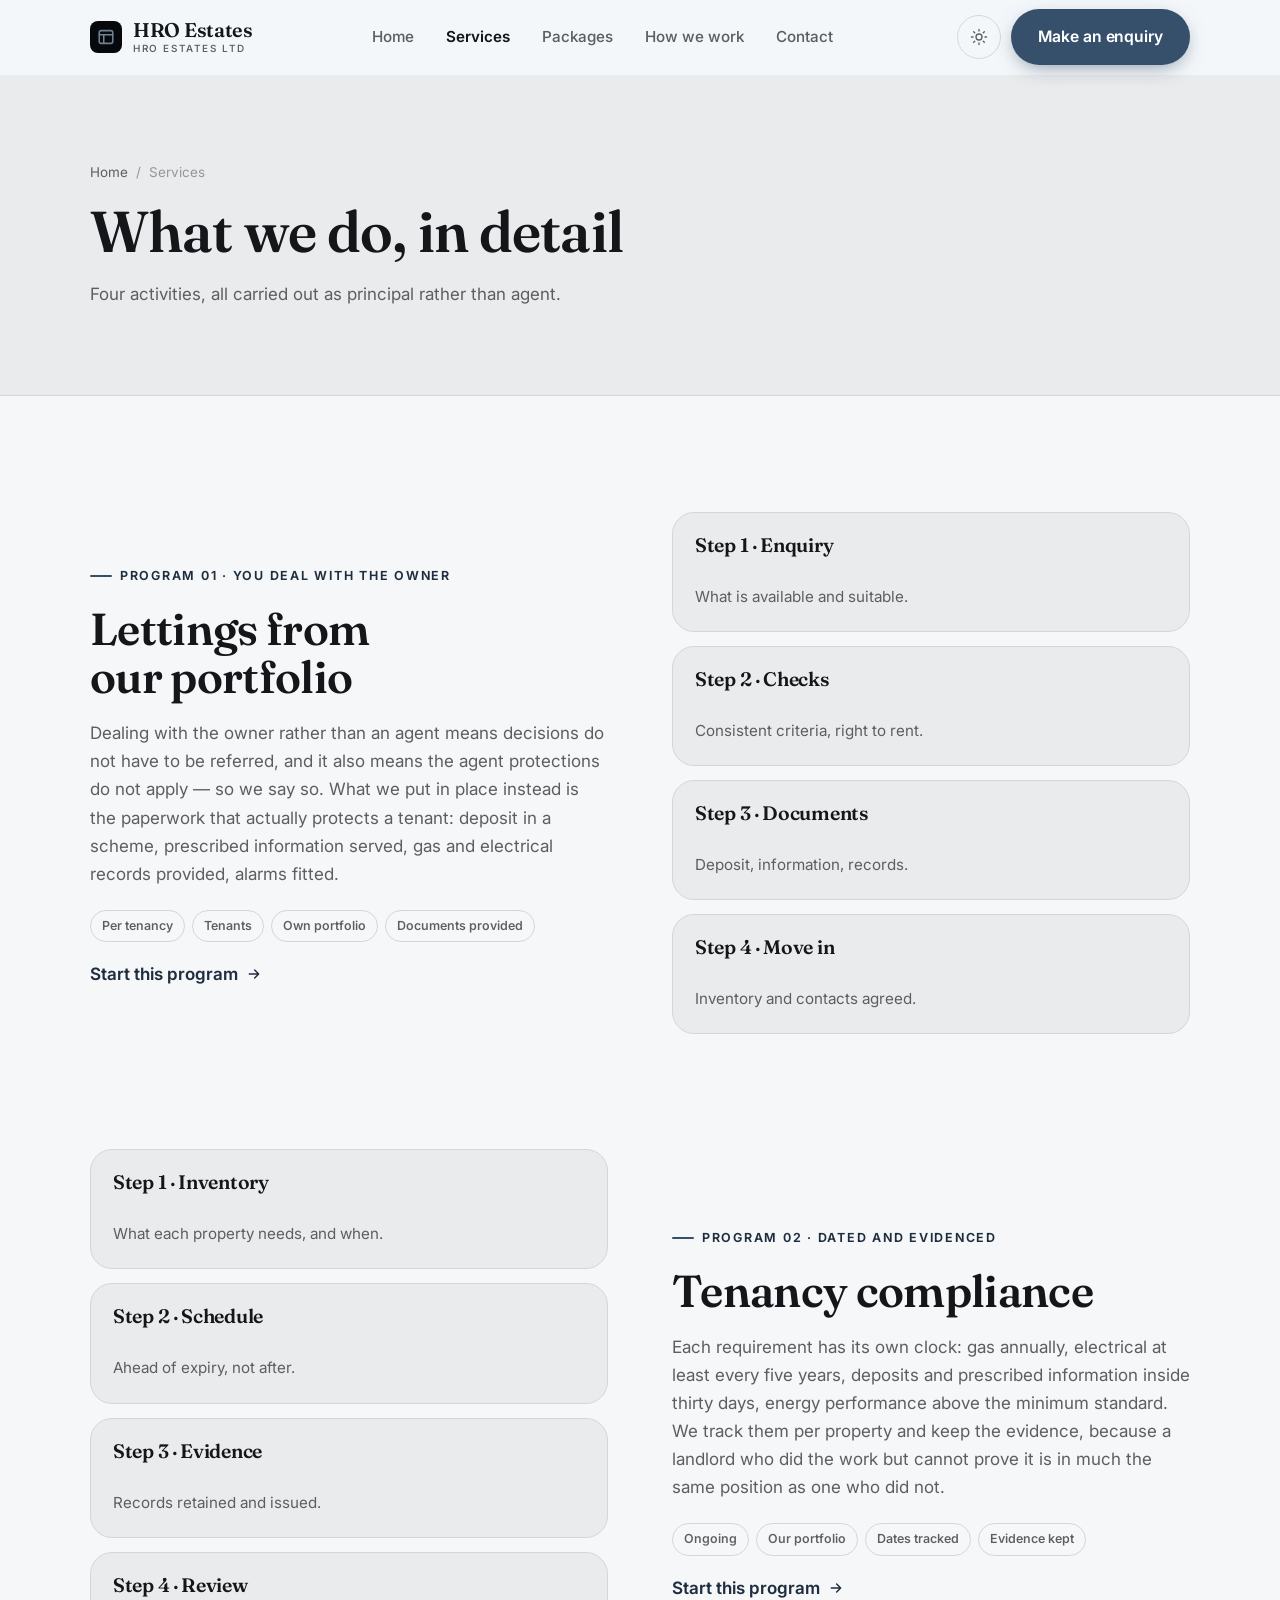
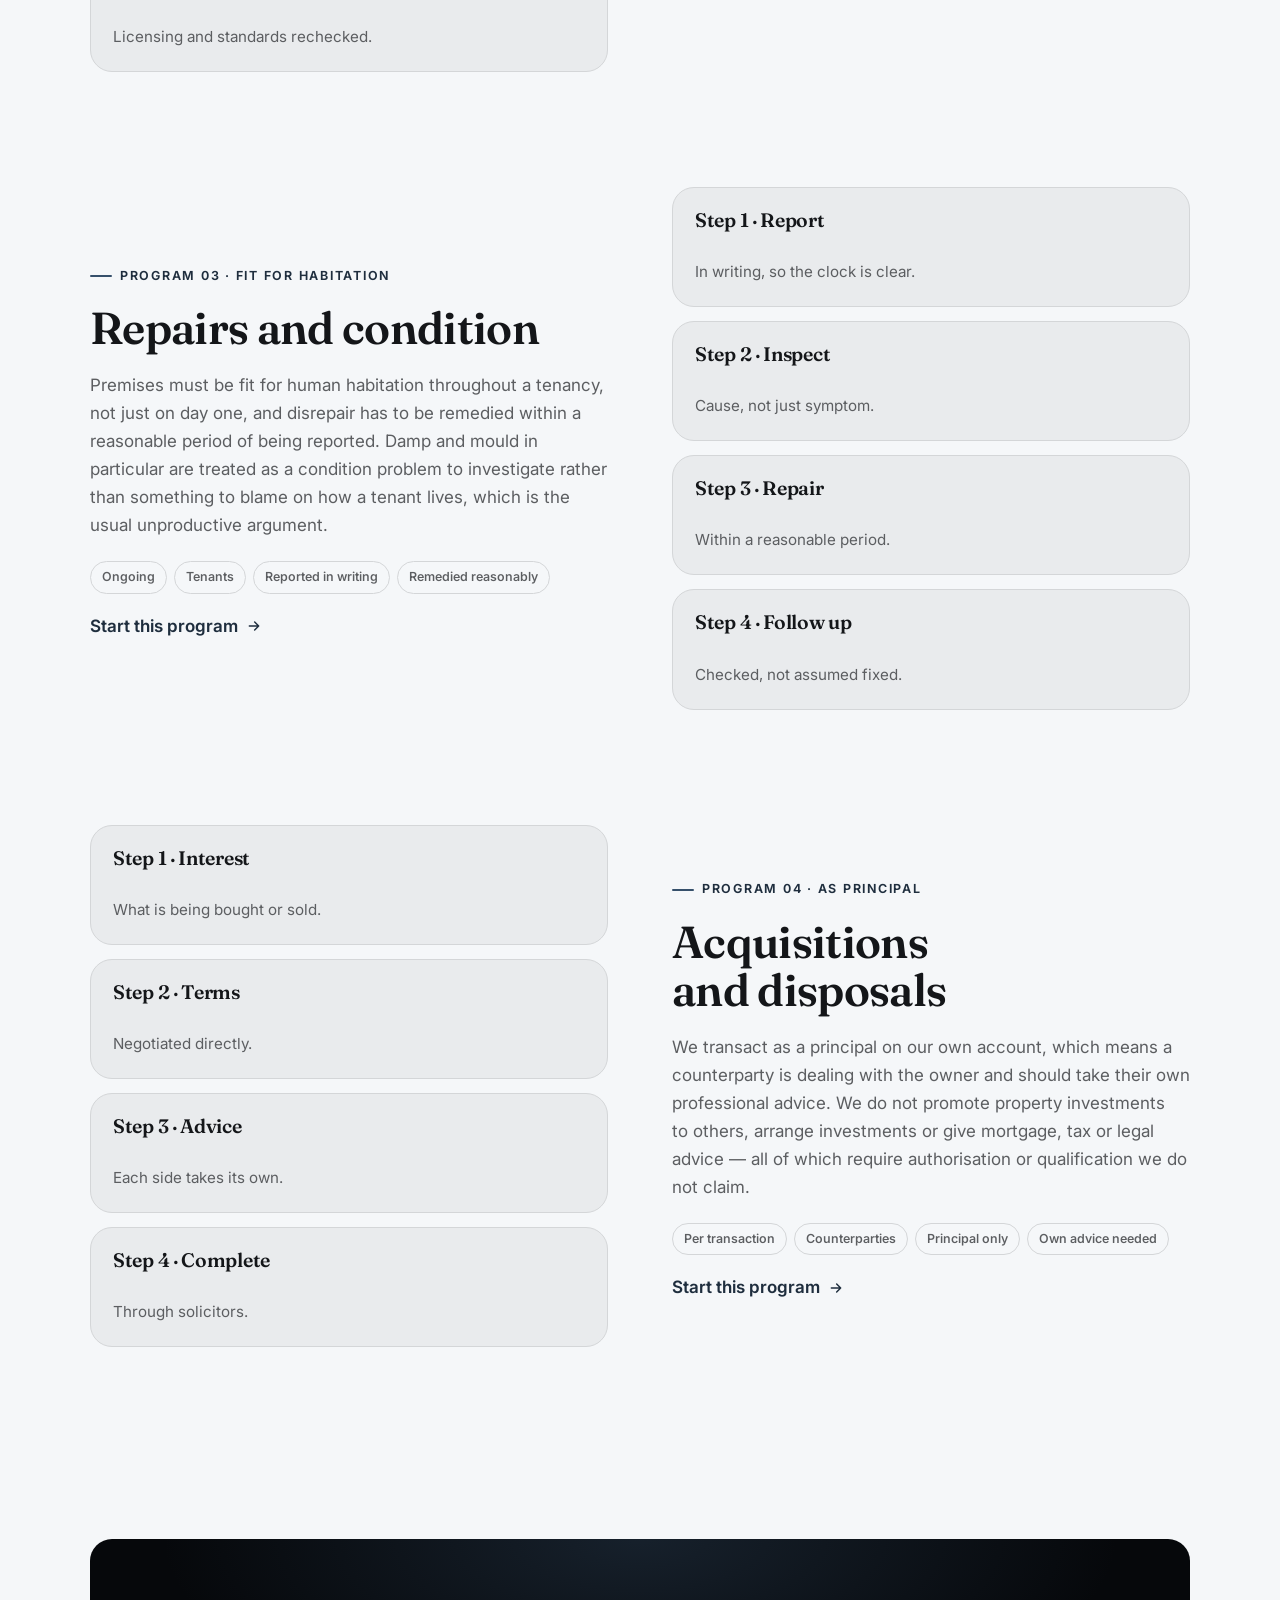
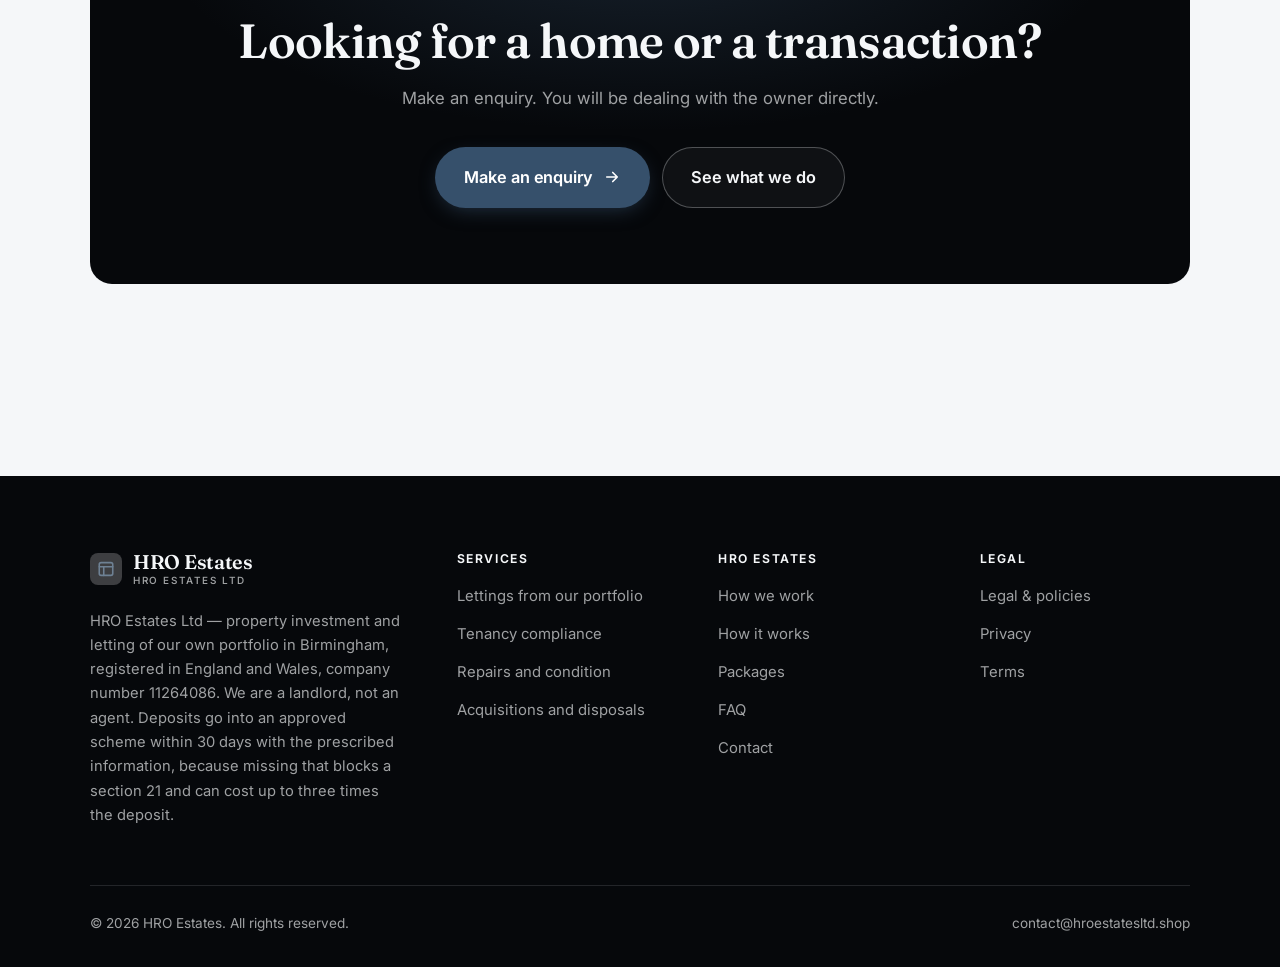
<file: programs.html>
<!DOCTYPE html>
<html lang="en" class="no-js">
<head>
<meta charset="utf-8">
<meta name="viewport" content="width=device-width, initial-scale=1">
<title>Services — HRO Estates</title>
<meta name="description" content="What HRO Estates Ltd does: lettings from its own portfolio, tenancy compliance, repairs and condition, and acquisitions and disposals.">
<link rel="canonical" href="https://hroestatesltd.shop/programs.html">

<meta property="og:type" content="website">
<meta property="og:url" content="https://hroestatesltd.shop/programs.html">
<meta property="og:site_name" content="HRO Estates">
<meta property="og:locale" content="en_US">
<meta property="og:title" content="Services — HRO Estates">
<meta property="og:description" content="What HRO Estates Ltd does: lettings from its own portfolio, tenancy compliance, repairs and condition, and acquisitions and disposals.">
<meta name="theme-color" content="#06080b">

<link rel="icon" href="assets/img/favicon.svg" type="image/svg+xml">
<link rel="preconnect" href="https://fonts.googleapis.com">
<link rel="preconnect" href="https://fonts.gstatic.com" crossorigin>
<link rel="stylesheet" href="https://fonts.googleapis.com/css2?family=Fraunces:wght@400;500;600;700&family=Inter:wght@400..700&display=swap">
<link rel="stylesheet" href="assets/css/style.css">

<!-- Thème appliqué avant le premier rendu (évite le flash) -->
<script>
document.documentElement.classList.remove('no-js');
(function(){try{var t=localStorage.getItem('site-theme');if(t){document.documentElement.setAttribute('data-theme',t);}}catch(e){}})();
</script>
</head>

<body>
<a class="skip-link" href="#main">Skip to main content</a>

<header class="site-header">
  <nav class="wrap nav" aria-label="Main navigation">
    <a class="brand" href="index.html">
      <svg class="brand__mark" viewBox="0 0 64 64" aria-hidden="true">
        <rect class="bm-bg" width="64" height="64" rx="16"/>
        <g class="bm-ic" transform="translate(14 14) scale(1.5)" fill="none" stroke-width="2.1" stroke-linecap="round" stroke-linejoin="round"><rect x="3" y="3.5" width="18" height="17" rx="2.5"/><path d="M3 9h18M9 9v11.5"/></g>
      </svg>
      <span>HRO Estates<span class="brand__sub">HRO ESTATES LTD</span></span>
    </a>

    <ul class="nav__links" id="nav-links">
      <li><a href="index.html">Home</a></li>
      <li><a href="programs.html" aria-current="page">Services</a></li>
      <li><a href="index.html#pricing">Packages</a></li>
      <li><a href="about.html">How we work</a></li>
      <li><a href="contact.html">Contact</a></li>
      <li><a class="btn btn--primary" href="contact.html">Make an enquiry</a></li>
    </ul>

    <div class="nav__cta">
      <button class="theme-toggle" type="button" aria-label="Switch to dark theme">
        <svg class="icon-sun" viewBox="0 0 24 24" fill="none" stroke="currentColor" stroke-width="1.8" stroke-linecap="round" aria-hidden="true"><circle cx="12" cy="12" r="4"/><path d="M12 2v2m0 16v2M2 12h2m16 0h2M4.9 4.9l1.4 1.4m11.4 11.4 1.4 1.4M19.1 4.9l-1.4 1.4M6.3 17.7l-1.4 1.4"/></svg>
        <svg class="icon-moon" viewBox="0 0 24 24" fill="none" stroke="currentColor" stroke-width="1.8" stroke-linecap="round" stroke-linejoin="round" aria-hidden="true"><path d="M21 12.8A9 9 0 1 1 11.2 3a7 7 0 0 0 9.8 9.8z"/></svg>
      </button>
      <a class="btn btn--primary" href="contact.html">Make an enquiry</a>
      <button class="nav__toggle" type="button" aria-expanded="false" aria-controls="nav-links" aria-label="Open menu">
        <svg class="icon-open" viewBox="0 0 24 24" fill="none" stroke="currentColor" stroke-width="2" stroke-linecap="round" aria-hidden="true"><path d="M3 6h18M3 12h18M3 18h18"/></svg>
        <svg class="icon-close" viewBox="0 0 24 24" fill="none" stroke="currentColor" stroke-width="2" stroke-linecap="round" aria-hidden="true"><path d="M6 6l12 12M18 6L6 18"/></svg>
      </button>
    </div>
  </nav>
</header>

<main id="main">

<section class="page-head">
  <div class="wrap">
    <nav class="breadcrumb" aria-label="Breadcrumb">
      <a href="index.html">Home</a><span>/</span><span aria-current="page">Services</span>
    </nav>
    <h1>What we do, in detail</h1>
    <p>Four activities, all carried out as principal rather than agent.</p>
  </div>
</section>

<section class="section wrap" id="lettings">
  <div class="split reveal">
    <div>
      <span class="eyebrow">Program 01 · You deal with the owner</span>
      <h2>Lettings from our portfolio</h2>
      <p>Dealing with the owner rather than an agent means decisions do not have to be referred, and it also means the agent protections do not apply — so we say so. What we put in place instead is the paperwork that actually protects a tenant: deposit in a scheme, prescribed information served, gas and electrical records provided, alarms fitted.</p>
      <ul class="tags"><li>Per tenancy</li><li>Tenants</li><li>Own portfolio</li><li>Documents provided</li></ul>
      <p><a class="arrow-link" href="contact.html">Start this program <svg viewBox="0 0 24 24" fill="none" stroke="currentColor" stroke-width="2.2" stroke-linecap="round" stroke-linejoin="round" aria-hidden="true"><path d="M5 12h14M13 6l6 6-6 6"/></svg></a></p>
    </div>
    <div class="grid grid--2 grid--tight">
      <article class="card card--sm">
        <h3>Step 1 · Enquiry</h3>
        <p>What is available and suitable.</p>
      </article>
      <article class="card card--sm">
        <h3>Step 2 · Checks</h3>
        <p>Consistent criteria, right to rent.</p>
      </article>
      <article class="card card--sm">
        <h3>Step 3 · Documents</h3>
        <p>Deposit, information, records.</p>
      </article>
      <article class="card card--sm">
        <h3>Step 4 · Move in</h3>
        <p>Inventory and contacts agreed.</p>
      </article>
    </div>
  </div>
</section>

<section class="section section--flush wrap" id="compliance">
  <div class="split reveal">
    <div class="grid grid--2 grid--tight">
      <article class="card card--sm">
        <h3>Step 1 · Inventory</h3>
        <p>What each property needs, and when.</p>
      </article>
      <article class="card card--sm">
        <h3>Step 2 · Schedule</h3>
        <p>Ahead of expiry, not after.</p>
      </article>
      <article class="card card--sm">
        <h3>Step 3 · Evidence</h3>
        <p>Records retained and issued.</p>
      </article>
      <article class="card card--sm">
        <h3>Step 4 · Review</h3>
        <p>Licensing and standards rechecked.</p>
      </article>
    </div>
    <div>
      <span class="eyebrow">Program 02 · Dated and evidenced</span>
      <h2>Tenancy compliance</h2>
      <p>Each requirement has its own clock: gas annually, electrical at least every five years, deposits and prescribed information inside thirty days, energy performance above the minimum standard. We track them per property and keep the evidence, because a landlord who did the work but cannot prove it is in much the same position as one who did not.</p>
      <ul class="tags"><li>Ongoing</li><li>Our portfolio</li><li>Dates tracked</li><li>Evidence kept</li></ul>
      <p><a class="arrow-link" href="contact.html">Start this program <svg viewBox="0 0 24 24" fill="none" stroke="currentColor" stroke-width="2.2" stroke-linecap="round" stroke-linejoin="round" aria-hidden="true"><path d="M5 12h14M13 6l6 6-6 6"/></svg></a></p>
    </div>
  </div>
</section>

<section class="section section--flush wrap" id="repairs">
  <div class="split reveal">
    <div>
      <span class="eyebrow">Program 03 · Fit for habitation</span>
      <h2>Repairs and condition</h2>
      <p>Premises must be fit for human habitation throughout a tenancy, not just on day one, and disrepair has to be remedied within a reasonable period of being reported. Damp and mould in particular are treated as a condition problem to investigate rather than something to blame on how a tenant lives, which is the usual unproductive argument.</p>
      <ul class="tags"><li>Ongoing</li><li>Tenants</li><li>Reported in writing</li><li>Remedied reasonably</li></ul>
      <p><a class="arrow-link" href="contact.html">Start this program <svg viewBox="0 0 24 24" fill="none" stroke="currentColor" stroke-width="2.2" stroke-linecap="round" stroke-linejoin="round" aria-hidden="true"><path d="M5 12h14M13 6l6 6-6 6"/></svg></a></p>
    </div>
    <div class="grid grid--2 grid--tight">
      <article class="card card--sm">
        <h3>Step 1 · Report</h3>
        <p>In writing, so the clock is clear.</p>
      </article>
      <article class="card card--sm">
        <h3>Step 2 · Inspect</h3>
        <p>Cause, not just symptom.</p>
      </article>
      <article class="card card--sm">
        <h3>Step 3 · Repair</h3>
        <p>Within a reasonable period.</p>
      </article>
      <article class="card card--sm">
        <h3>Step 4 · Follow up</h3>
        <p>Checked, not assumed fixed.</p>
      </article>
    </div>
  </div>
</section>

<section class="section section--flush wrap" id="transactions">
  <div class="split reveal">
    <div class="grid grid--2 grid--tight">
      <article class="card card--sm">
        <h3>Step 1 · Interest</h3>
        <p>What is being bought or sold.</p>
      </article>
      <article class="card card--sm">
        <h3>Step 2 · Terms</h3>
        <p>Negotiated directly.</p>
      </article>
      <article class="card card--sm">
        <h3>Step 3 · Advice</h3>
        <p>Each side takes its own.</p>
      </article>
      <article class="card card--sm">
        <h3>Step 4 · Complete</h3>
        <p>Through solicitors.</p>
      </article>
    </div>
    <div>
      <span class="eyebrow">Program 04 · As principal</span>
      <h2>Acquisitions and disposals</h2>
      <p>We transact as a principal on our own account, which means a counterparty is dealing with the owner and should take their own professional advice. We do not promote property investments to others, arrange investments or give mortgage, tax or legal advice — all of which require authorisation or qualification we do not claim.</p>
      <ul class="tags"><li>Per transaction</li><li>Counterparties</li><li>Principal only</li><li>Own advice needed</li></ul>
      <p><a class="arrow-link" href="contact.html">Start this program <svg viewBox="0 0 24 24" fill="none" stroke="currentColor" stroke-width="2.2" stroke-linecap="round" stroke-linejoin="round" aria-hidden="true"><path d="M5 12h14M13 6l6 6-6 6"/></svg></a></p>
    </div>
  </div>
</section>

<section class="wrap section--tight">
  <div class="cta-band reveal">
    <h2>Looking for a home or a transaction?</h2>
    <p>Make an enquiry. You will be dealing with the owner directly.</p>
    <div class="hero__actions">
      <a class="btn btn--primary btn--lg" href="contact.html">Make an enquiry <svg viewBox="0 0 24 24" fill="none" stroke="currentColor" stroke-width="2.2" stroke-linecap="round" stroke-linejoin="round" aria-hidden="true"><path d="M5 12h14M13 6l6 6-6 6"/></svg></a>
      <a class="btn btn--on-dark btn--lg" href="programs.html">See what we do</a>
    </div>
  </div>
</section>

</main>

<footer class="site-footer">
  <div class="wrap">
    <div class="footer__grid">
      <div class="footer__brand">
        <a class="brand" href="index.html">
          <svg class="brand__mark" viewBox="0 0 64 64" aria-hidden="true">
        <rect class="bm-bg" width="64" height="64" rx="16"/>
        <g class="bm-ic" transform="translate(14 14) scale(1.5)" fill="none" stroke-width="2.1" stroke-linecap="round" stroke-linejoin="round"><rect x="3" y="3.5" width="18" height="17" rx="2.5"/><path d="M3 9h18M9 9v11.5"/></g>
      </svg>
          <span>HRO Estates<span class="brand__sub">HRO ESTATES LTD</span></span>
        </a>
        <p>HRO Estates Ltd — property investment and letting of our own portfolio in Birmingham, registered in England and Wales, company number 11264086. We are a landlord, not an agent. Deposits go into an approved scheme within 30 days with the prescribed information, because missing that blocks a section 21 and can cost up to three times the deposit.</p>
      </div>

      <div class="footer__col">
        <h4>Services</h4>
        <ul>
          <li><a href="programs.html#lettings">Lettings from our portfolio</a></li>
          <li><a href="programs.html#compliance">Tenancy compliance</a></li>
          <li><a href="programs.html#repairs">Repairs and condition</a></li>
          <li><a href="programs.html#transactions">Acquisitions and disposals</a></li>
        </ul>
      </div>

      <div class="footer__col">
        <h4>HRO Estates</h4>
        <ul>
          <li><a href="about.html">How we work</a></li>
          <li><a href="index.html#how-it-works">How it works</a></li>
          <li><a href="index.html#pricing">Packages</a></li>
          <li><a href="index.html#faq">FAQ</a></li>
          <li><a href="contact.html">Contact</a></li>
        </ul>
      </div>

      <div class="footer__col">
        <h4>Legal</h4>
        <ul>
          <li><a href="legal.html">Legal &amp; policies</a></li>
          <li><a href="legal.html#privacy">Privacy</a></li>
          <li><a href="legal.html#terms">Terms</a></li>
        </ul>
      </div>
    </div>

    <div class="footer__bottom">
      <p>© <span data-year>2026</span> HRO Estates. All rights reserved.</p>
      <p><a href="mailto:contact@hroestatesltd.shop">contact@hroestatesltd.shop</a></p>
    </div>
  </div>
</footer>

<script src="assets/js/main.js" defer></script>
</body>
</html>
</file>
<file: assets/css/style.css>
/* HRO Estates — couleurs et polices de la marque.
   Modifier ces valeurs suffit à changer l'identité visuelle de tout le site. */
:root {
  --c-accent:    #36506b;
  --c-on-accent: #ffffff;
  --c-ink:       #06080b;
  --c-paper:     #f5f7f9;

  --accent-ink-light: color-mix(in srgb, var(--c-accent) 58%, black);
  --accent-on-dark:   color-mix(in srgb, var(--c-accent) 72%, white);

  --font-display: "Fraunces", system-ui, -apple-system, "Segoe UI", sans-serif;
  --font-body: "Inter", system-ui, -apple-system, "Segoe UI", sans-serif;
  --display-weight: 600;
  --display-tracking: -.015em;
}

/* ==========================================================================
   Feuille de style commune aux sites de coaching
   Les couleurs de marque (--c-accent, --c-on-accent, --c-ink, --c-paper) et
   les polices sont définies juste au-dessus, par site. Tout le reste en dérive.
   ========================================================================== */

/* --------------------------------------------------------------------------
   1. Tokens dérivés
   -------------------------------------------------------------------------- */

:root {
  /* Thème clair */
  --paper:      var(--c-paper);
  --paper-2:    color-mix(in srgb, var(--c-paper) 95%, var(--c-ink));
  --paper-3:    color-mix(in srgb, var(--c-paper) 89%, var(--c-ink));
  --line:       color-mix(in srgb, var(--c-paper) 86%, var(--c-ink));
  --text:       color-mix(in srgb, var(--c-ink) 94%, var(--c-paper));
  --muted:      color-mix(in srgb, var(--c-ink) 64%, var(--c-paper));
  --accent:     var(--c-accent);
  --accent-600: color-mix(in srgb, var(--c-accent) 86%, black);
  --accent-ink: var(--accent-ink-light);
  --on-accent:  var(--c-on-accent);
  --ink:        var(--c-ink);
  --ink-soft:   color-mix(in srgb, var(--c-ink) 90%, white);
  --on-ink:     var(--c-paper);
  --on-ink-mut: color-mix(in srgb, var(--c-paper) 64%, var(--c-ink));
  --brand-bg:   var(--c-ink);

  /* Rayons */
  --r-sm: 8px;
  --r-md: 14px;
  --r-lg: 22px;
  --r-full: 999px;

  /* Ombres */
  --sh-1: 0 1px 2px rgba(0, 0, 0, .05), 0 2px 8px rgba(0, 0, 0, .04);
  --sh-2: 0 2px 4px rgba(0, 0, 0, .05), 0 12px 32px rgba(0, 0, 0, .09);
  --sh-3: 0 4px 8px rgba(0, 0, 0, .06), 0 24px 56px rgba(0, 0, 0, .14);

  /* Rythme */
  --gutter: clamp(16px, 4vw, 40px);
  --maxw: 1180px;
  --section-y: clamp(64px, 9vw, 124px);

  --ease: cubic-bezier(.22, .61, .36, 1);
}

/* Thème sombre — suit le système, sauf si l'utilisateur a choisi « clair » */
@media (prefers-color-scheme: dark) {
  :root:not([data-theme="light"]) {
    --paper:      var(--c-ink);
    --paper-2:    color-mix(in srgb, var(--c-ink) 92%, white);
    --paper-3:    color-mix(in srgb, var(--c-ink) 86%, white);
    --line:       color-mix(in srgb, var(--c-ink) 80%, white);
    --text:       color-mix(in srgb, var(--c-paper) 94%, var(--c-ink));
    --muted:      color-mix(in srgb, var(--c-paper) 66%, var(--c-ink));
    --accent-ink: var(--accent-on-dark);
    --ink:        color-mix(in srgb, var(--c-ink) 72%, black);
    --brand-bg:   color-mix(in srgb, var(--c-ink) 80%, white);
    --sh-1: 0 1px 2px rgba(0, 0, 0, .4), 0 2px 8px rgba(0, 0, 0, .3);
    --sh-2: 0 2px 4px rgba(0, 0, 0, .4), 0 12px 32px rgba(0, 0, 0, .45);
    --sh-3: 0 4px 8px rgba(0, 0, 0, .45), 0 24px 56px rgba(0, 0, 0, .55);
  }
}

/* Thème sombre — choix explicite */
:root[data-theme="dark"] {
  --paper:      var(--c-ink);
  --paper-2:    color-mix(in srgb, var(--c-ink) 92%, white);
  --paper-3:    color-mix(in srgb, var(--c-ink) 86%, white);
  --line:       color-mix(in srgb, var(--c-ink) 80%, white);
  --text:       color-mix(in srgb, var(--c-paper) 94%, var(--c-ink));
  --muted:      color-mix(in srgb, var(--c-paper) 66%, var(--c-ink));
  --accent-ink: var(--accent-on-dark);
  --ink:        color-mix(in srgb, var(--c-ink) 72%, black);
  --brand-bg:   color-mix(in srgb, var(--c-ink) 80%, white);
  --sh-1: 0 1px 2px rgba(0, 0, 0, .4), 0 2px 8px rgba(0, 0, 0, .3);
  --sh-2: 0 2px 4px rgba(0, 0, 0, .4), 0 12px 32px rgba(0, 0, 0, .45);
  --sh-3: 0 4px 8px rgba(0, 0, 0, .45), 0 24px 56px rgba(0, 0, 0, .55);
}

/* --------------------------------------------------------------------------
   2. Reset / base
   -------------------------------------------------------------------------- */

*, *::before, *::after { box-sizing: border-box; }

* { margin: 0; }

html {
  -webkit-text-size-adjust: 100%;
  scroll-behavior: smooth;
  scroll-padding-top: 88px;
}

body {
  background: var(--paper);
  color: var(--text);
  font-family: var(--font-body);
  font-size: 17px;
  line-height: 1.65;
  -webkit-font-smoothing: antialiased;
  text-rendering: optimizeLegibility;
  overflow-x: hidden;
}

img, svg, video { display: block; max-width: 100%; height: auto; }

a { color: inherit; text-decoration: none; }

button, input, textarea, select { font: inherit; color: inherit; }

h1, h2, h3, h4 {
  font-family: var(--font-display);
  font-weight: var(--display-weight);
  line-height: 1.08;
  letter-spacing: var(--display-tracking);
  text-wrap: balance;
}

p { text-wrap: pretty; }

:focus-visible {
  outline: 3px solid var(--accent);
  outline-offset: 3px;
  border-radius: 4px;
}

::selection { background: var(--accent); color: var(--on-accent); }

/* --------------------------------------------------------------------------
   3. Utilitaires de mise en page
   -------------------------------------------------------------------------- */

.wrap {
  width: 100%;
  max-width: var(--maxw);
  margin-inline: auto;
  padding-inline: var(--gutter);
}

.section { padding-block: var(--section-y); }
.section--flush { padding-top: 0; }
.section--tight { padding-block: clamp(48px, 6vw, 80px); }

.skip-link {
  position: absolute;
  left: 12px;
  top: -100px;
  z-index: 200;
  background: var(--accent);
  color: var(--on-accent);
  padding: 12px 20px;
  border-radius: var(--r-sm);
  font-weight: 600;
  transition: top .2s var(--ease);
}
.skip-link:focus { top: 12px; }

.eyebrow {
  display: inline-flex;
  align-items: center;
  gap: 8px;
  font-size: .78rem;
  font-weight: 650;
  letter-spacing: .14em;
  text-transform: uppercase;
  color: var(--accent-ink);
  margin-bottom: 18px;
}
.eyebrow::before {
  content: "";
  width: 22px;
  height: 2px;
  background: var(--accent);
  border-radius: 2px;
}

.section-head { max-width: 62ch; margin-bottom: clamp(36px, 5vw, 60px); }
.section-head h2 { font-size: clamp(2rem, 4.4vw, 3.1rem); }
.section-head p {
  margin-top: 18px;
  color: var(--muted);
  font-size: clamp(1rem, 1.6vw, 1.12rem);
  max-width: 58ch;
}

.section-head--center { margin-inline: auto; text-align: center; }
.section-head--center .eyebrow { justify-content: center; }
.section-head--center p { margin-inline: auto; }

/* --------------------------------------------------------------------------
   4. Boutons
   -------------------------------------------------------------------------- */

.btn {
  display: inline-flex;
  align-items: center;
  justify-content: center;
  gap: 10px;
  padding: 14px 26px;
  border: 1px solid transparent;
  border-radius: var(--r-full);
  font-weight: 620;
  font-size: .98rem;
  letter-spacing: -.005em;
  cursor: pointer;
  white-space: nowrap;
  transition: transform .18s var(--ease), background-color .18s var(--ease),
              border-color .18s var(--ease), box-shadow .18s var(--ease), color .18s var(--ease);
}
.btn:hover { transform: translateY(-2px); }
.btn:active { transform: translateY(0); }

.btn--primary {
  background: var(--accent);
  color: var(--on-accent);
  box-shadow: 0 6px 20px -6px color-mix(in srgb, var(--c-accent) 65%, transparent);
}
.btn--primary:hover {
  background: var(--accent-600);
  box-shadow: 0 12px 28px -8px color-mix(in srgb, var(--c-accent) 70%, transparent);
}

.btn--ghost {
  border-color: var(--line);
  background: transparent;
  color: var(--text);
}
.btn--ghost:hover { border-color: var(--accent); color: var(--accent-ink); }

.btn--on-dark {
  border-color: color-mix(in srgb, var(--c-paper) 28%, transparent);
  color: var(--on-ink);
  background: color-mix(in srgb, var(--c-paper) 4%, transparent);
}
.btn--on-dark:hover {
  border-color: color-mix(in srgb, var(--c-paper) 60%, transparent);
  background: color-mix(in srgb, var(--c-paper) 10%, transparent);
}

.btn--lg { padding: 16px 28px; font-size: 1.02rem; }
.btn--block { width: 100%; }

.btn svg { width: 18px; height: 18px; flex: none; }

@media (max-width: 420px) {
  .btn--lg { padding: 15px 22px; font-size: 1rem; white-space: normal; text-align: center; }
}

/* Lien fléché */
.arrow-link {
  display: inline-flex;
  align-items: center;
  gap: 8px;
  font-weight: 620;
  color: var(--accent-ink);
}
.arrow-link svg { width: 16px; height: 16px; transition: transform .18s var(--ease); }
.arrow-link:hover svg { transform: translateX(4px); }

/* --------------------------------------------------------------------------
   5. En-tête / navigation
   -------------------------------------------------------------------------- */

.site-header {
  position: sticky;
  top: 0;
  z-index: 100;
  background: color-mix(in srgb, var(--paper) 82%, transparent);
  backdrop-filter: saturate(180%) blur(14px);
  -webkit-backdrop-filter: saturate(180%) blur(14px);
  border-bottom: 1px solid transparent;
  transition: border-color .25s var(--ease), background-color .25s var(--ease);
}
.site-header.is-stuck {
  border-bottom-color: var(--line);
  background: color-mix(in srgb, var(--paper) 94%, transparent);
}

.nav {
  display: flex;
  align-items: center;
  justify-content: space-between;
  gap: 24px;
  height: 74px;
}

.brand {
  display: inline-flex;
  align-items: center;
  gap: 11px;
  font-family: var(--font-display);
  font-weight: var(--display-weight);
  font-size: 1.24rem;
  letter-spacing: var(--display-tracking);
  flex: none;
  line-height: 1.1;
}
.brand__mark { width: 32px; height: 32px; flex: none; }
.brand__mark .bm-bg { fill: var(--brand-bg); }
.brand__mark .bm-ic { stroke: var(--accent-on-dark); color: var(--accent-on-dark); }
.brand__sub {
  display: block;
  font-family: var(--font-body);
  font-size: .62rem;
  font-weight: 550;
  letter-spacing: .16em;
  text-transform: uppercase;
  color: var(--muted);
  margin-top: 1px;
}

.nav__links {
  display: flex;
  align-items: center;
  gap: 4px;
  list-style: none;
  padding: 0;
}
.nav__links a {
  display: block;
  padding: 9px 14px;
  border-radius: var(--r-full);
  font-size: .95rem;
  font-weight: 520;
  color: var(--muted);
  transition: color .16s var(--ease), background-color .16s var(--ease);
}
.nav__links a:hover { color: var(--text); background: var(--paper-2); }
.nav__links a[aria-current="page"] { color: var(--text); font-weight: 620; }
.nav__links .btn { display: none; }

.nav__cta { display: flex; align-items: center; gap: 10px; flex: none; }

.nav__toggle {
  display: none;
  width: 44px;
  height: 44px;
  align-items: center;
  justify-content: center;
  background: transparent;
  border: 1px solid var(--line);
  border-radius: var(--r-full);
  cursor: pointer;
}
.nav__toggle svg { width: 20px; height: 20px; }
.nav__toggle .icon-close { display: none; }
.nav__toggle[aria-expanded="true"] .icon-open { display: none; }
.nav__toggle[aria-expanded="true"] .icon-close { display: block; }

@media (max-width: 900px) {
  .nav__links, .nav__cta .btn { display: none; }
  .nav__toggle { display: inline-flex; }

  .nav__links {
    position: fixed;
    inset: 74px 0 auto;
    flex-direction: column;
    align-items: stretch;
    gap: 2px;
    padding: 20px var(--gutter) 32px;
    background: var(--paper);
    border-bottom: 1px solid var(--line);
    box-shadow: var(--sh-2);
  }
  .nav__links.is-open { display: flex; }
  .nav__links a { padding: 14px 4px; font-size: 1.1rem; border-radius: var(--r-sm); }
  .nav__links a.btn { display: inline-flex; margin-top: 14px; padding: 14px 26px; color: var(--on-accent); }
}

@media (max-width: 380px) {
  .brand__sub { display: none; }
}

/* Bouton de thème */
.theme-toggle {
  width: 44px;
  height: 44px;
  display: inline-flex;
  align-items: center;
  justify-content: center;
  background: transparent;
  border: 1px solid var(--line);
  border-radius: var(--r-full);
  cursor: pointer;
  color: var(--muted);
  transition: color .16s var(--ease), border-color .16s var(--ease);
}
.theme-toggle:hover { color: var(--text); border-color: var(--accent); }
.theme-toggle svg { width: 18px; height: 18px; }
.theme-toggle .icon-moon { display: none; }
:root[data-theme="dark"] .theme-toggle .icon-sun { display: none; }
:root[data-theme="dark"] .theme-toggle .icon-moon { display: block; }
@media (prefers-color-scheme: dark) {
  :root:not([data-theme="light"]) .theme-toggle .icon-sun { display: none; }
  :root:not([data-theme="light"]) .theme-toggle .icon-moon { display: block; }
}

/* --------------------------------------------------------------------------
   6. Hero
   -------------------------------------------------------------------------- */

.hero {
  position: relative;
  background: var(--ink);
  color: var(--on-ink);
  overflow: hidden;
  isolation: isolate;
}

/* Halo de couleur + grain léger */
.hero::before {
  content: "";
  position: absolute;
  inset: -30% -10% auto;
  height: 130%;
  background:
    radial-gradient(60% 55% at 78% 18%, color-mix(in srgb, var(--c-accent) 34%, transparent), transparent 62%),
    radial-gradient(48% 44% at 12% 88%, color-mix(in srgb, var(--c-accent) 16%, transparent), transparent 66%);
  z-index: -2;
  pointer-events: none;
}
.hero::after {
  content: "";
  position: absolute;
  inset: 0;
  background-image: url("data:image/svg+xml,%3Csvg xmlns='http://www.w3.org/2000/svg' width='160' height='160'%3E%3Cfilter id='n'%3E%3CfeTurbulence type='fractalNoise' baseFrequency='.85' numOctaves='3'/%3E%3C/filter%3E%3Crect width='160' height='160' filter='url(%23n)' opacity='.28'/%3E%3C/svg%3E");
  opacity: .45;
  mix-blend-mode: overlay;
  z-index: -1;
  pointer-events: none;
}

.hero__inner {
  display: grid;
  grid-template-columns: minmax(0, 1.05fr) minmax(0, .95fr);
  align-items: center;
  gap: clamp(32px, 5vw, 72px);
  padding-block: clamp(56px, 8vw, 110px);
}

.hero h1 {
  font-size: clamp(2.5rem, 6vw, 4.6rem);
  letter-spacing: calc(var(--display-tracking) * 1.4);
}
.hero h1 em {
  font-style: normal;
  color: var(--accent-on-dark);
  text-decoration: underline;
  text-decoration-color: color-mix(in srgb, var(--c-accent) 45%, transparent);
  text-decoration-thickness: .1em;
  text-underline-offset: .14em;
  text-decoration-skip-ink: none;
}

.hero__lede {
  margin-top: 22px;
  font-size: clamp(1.04rem, 1.9vw, 1.2rem);
  color: var(--on-ink-mut);
  max-width: 50ch;
}

.hero__actions {
  display: flex;
  flex-wrap: wrap;
  gap: 12px;
  margin-top: 34px;
}

.hero__eyebrow { color: var(--accent-on-dark); }
.hero__eyebrow::before { background: var(--accent-on-dark); }

/* Faits sur l'offre */
.hero__proof {
  display: grid;
  grid-template-columns: repeat(4, minmax(0, 1fr));
  gap: clamp(18px, 3vw, 32px);
  margin-top: 44px;
  padding: 26px 0 0;
  border-top: 1px solid color-mix(in srgb, var(--c-paper) 14%, transparent);
  list-style: none;
}
.stat__num {
  display: block;
  font-family: var(--font-display);
  font-size: clamp(1.5rem, 2.6vw, 2.05rem);
  font-weight: var(--display-weight);
  line-height: 1;
  letter-spacing: var(--display-tracking);
  white-space: nowrap;
}
.stat__label {
  display: block;
  margin-top: 7px;
  font-size: .82rem;
  line-height: 1.4;
  color: var(--on-ink-mut);
}

.hero__art svg { width: 100%; height: auto; border-radius: var(--r-lg); box-shadow: var(--sh-3); }

@media (max-width: 880px) {
  .hero__inner { grid-template-columns: 1fr; }
  .hero__art { order: -1; max-width: 560px; }
}
@media (max-width: 540px) {
  .hero__proof { grid-template-columns: repeat(2, minmax(0, 1fr)); }
}

/* --------------------------------------------------------------------------
   7. Bandeau défilant
   -------------------------------------------------------------------------- */

.marquee {
  background: var(--ink-soft);
  color: var(--on-ink-mut);
  border-top: 1px solid color-mix(in srgb, var(--c-paper) 8%, transparent);
  padding-block: 18px;
  overflow: hidden;
  white-space: nowrap;
  mask-image: linear-gradient(90deg, transparent, #000 8%, #000 92%, transparent);
  -webkit-mask-image: linear-gradient(90deg, transparent, #000 8%, #000 92%, transparent);
}
.marquee__track {
  display: inline-flex;
  gap: 42px;
  align-items: center;
  animation: marquee 38s linear infinite;
  font-size: .86rem;
  letter-spacing: .12em;
  text-transform: uppercase;
  font-weight: 560;
}
.marquee__track span { display: inline-flex; align-items: center; gap: 42px; }
.marquee__track span::after {
  content: "";
  width: 5px; height: 5px;
  border-radius: 50%;
  background: var(--accent);
  opacity: .8;
}
@keyframes marquee { to { transform: translateX(-50%); } }

/* --------------------------------------------------------------------------
   8. Grilles de cartes
   -------------------------------------------------------------------------- */

.grid {
  display: grid;
  gap: clamp(16px, 2.2vw, 26px);
}
.grid--2 { grid-template-columns: repeat(auto-fit, minmax(min(100%, 260px), 1fr)); }
.grid--3 { grid-template-columns: repeat(auto-fit, minmax(min(100%, 270px), 1fr)); }
.grid--4 { grid-template-columns: repeat(auto-fit, minmax(min(100%, 230px), 1fr)); }
.grid--tight { gap: 14px; }

.card {
  position: relative;
  display: flex;
  flex-direction: column;
  padding: 28px;
  background: var(--paper-2);
  border: 1px solid var(--line);
  border-radius: var(--r-lg);
  transition: transform .22s var(--ease), box-shadow .22s var(--ease), border-color .22s var(--ease);
}
a.card:hover, .card--lift:hover {
  transform: translateY(-5px);
  box-shadow: var(--sh-2);
  border-color: color-mix(in srgb, var(--c-accent) 45%, var(--line));
}
.card--sm { padding: 22px; }
.card--sm h3 { font-size: 1rem; }
.card__icon {
  width: 52px;
  height: 52px;
  display: grid;
  place-items: center;
  border-radius: var(--r-md);
  background: color-mix(in srgb, var(--c-accent) 15%, transparent);
  color: var(--accent-ink);
  margin-bottom: 20px;
}
.card__icon svg { width: 26px; height: 26px; }
.card h3 { font-size: 1.22rem; margin-bottom: 10px; }
.card p { color: var(--muted); font-size: .95rem; }
.card .arrow-link { margin-top: auto; padding-top: 18px; font-size: .92rem; }

.tags {
  list-style: none;
  padding: 0;
  margin: 18px 0 0;
  display: flex;
  flex-wrap: wrap;
  gap: 7px;
}
.tags li {
  font-size: .78rem;
  font-weight: 560;
  padding: 5px 11px;
  border-radius: var(--r-full);
  background: var(--paper);
  border: 1px solid var(--line);
  color: var(--muted);
}

/* --------------------------------------------------------------------------
   9. Méthode (étapes)
   -------------------------------------------------------------------------- */

.steps { counter-reset: step; }
.step {
  position: relative;
  padding: 30px 26px 26px;
  background: var(--paper);
  border: 1px solid var(--line);
  border-radius: var(--r-lg);
}
.step::before {
  counter-increment: step;
  content: "0" counter(step);
  display: block;
  font-family: var(--font-display);
  font-size: 2.6rem;
  font-weight: var(--display-weight);
  line-height: 1;
  letter-spacing: var(--display-tracking);
  color: color-mix(in srgb, var(--c-accent) 55%, var(--paper));
  margin-bottom: 16px;
}
.step h3 { font-size: 1.12rem; margin-bottom: 9px; }
.step p { color: var(--muted); font-size: .93rem; }

/* --------------------------------------------------------------------------
   10. Tarifs
   -------------------------------------------------------------------------- */

.plans { align-items: start; }

.plan {
  display: flex;
  flex-direction: column;
  padding: 32px 28px;
  background: var(--paper);
  border: 1px solid var(--line);
  border-radius: var(--r-lg);
  height: 100%;
  position: relative;
}
.plan--featured {
  background: var(--ink);
  color: var(--on-ink);
  border-color: var(--ink);
  box-shadow: var(--sh-3);
}
.plan--featured .plan__desc,
.plan--featured .plan__period,
.plan--featured .plan__features li { color: var(--on-ink-mut); }
.plan--featured .plan__features li::before { color: var(--accent-on-dark); }

.plan__tag {
  position: absolute;
  top: 18px;
  right: 18px;
  font-size: .7rem;
  font-weight: 680;
  letter-spacing: .1em;
  text-transform: uppercase;
  padding: 5px 12px;
  border-radius: var(--r-full);
  background: var(--accent);
  color: var(--on-accent);
}

.plan h3 { font-size: 1.3rem; }
.plan--featured h3 { padding-right: 120px; }
.plan__desc { margin-top: 8px; color: var(--muted); font-size: .92rem; min-height: 2.8em; }

.plan__price {
  display: flex;
  align-items: baseline;
  gap: 6px;
  margin: 22px 0 4px;
  font-family: var(--font-display);
  font-size: clamp(2.2rem, 4vw, 2.9rem);
  font-weight: var(--display-weight);
  letter-spacing: var(--display-tracking);
  line-height: 1;
}
.plan__period { font-family: var(--font-body); font-size: .9rem; font-weight: 450; color: var(--muted); letter-spacing: 0; }

.plan__features {
  list-style: none;
  padding: 0;
  margin: 24px 0 28px;
  display: grid;
  gap: 11px;
  flex: 1;
}
.plan__features li {
  display: grid;
  grid-template-columns: 20px 1fr;
  gap: 10px;
  font-size: .93rem;
  color: var(--muted);
  align-items: start;
}
.plan__features li::before {
  content: "✓";
  color: var(--accent-ink);
  font-weight: 700;
  line-height: 1.5;
}

.plans-note { text-align: center; margin-top: 26px; font-size: .88rem; color: var(--muted); }

/* --------------------------------------------------------------------------
   11. Bloc split (texte + illustration)
   -------------------------------------------------------------------------- */

.split {
  display: grid;
  grid-template-columns: repeat(auto-fit, minmax(min(100%, 340px), 1fr));
  gap: clamp(32px, 5vw, 68px);
  align-items: center;
}
.split--top { align-items: start; }
.split__art svg { width: 100%; border-radius: var(--r-lg); box-shadow: var(--sh-2); }
.split h2 { font-size: clamp(1.9rem, 4vw, 2.8rem); }
.split p { margin-top: 18px; color: var(--muted); }
.split .tags { margin-top: 22px; }

/* --------------------------------------------------------------------------
   12. FAQ
   -------------------------------------------------------------------------- */

.faq { max-width: 780px; margin-inline: auto; }
.faq details {
  border-bottom: 1px solid var(--line);
  padding: 4px 0;
}
.faq summary {
  display: flex;
  align-items: center;
  justify-content: space-between;
  gap: 20px;
  padding: 22px 4px;
  cursor: pointer;
  list-style: none;
  font-family: var(--font-display);
  font-size: 1.08rem;
  font-weight: var(--display-weight);
  letter-spacing: var(--display-tracking);
}
.faq summary::-webkit-details-marker { display: none; }
.faq summary::after {
  content: "";
  flex: none;
  width: 13px;
  height: 13px;
  border-right: 2px solid var(--muted);
  border-bottom: 2px solid var(--muted);
  transform: rotate(45deg) translate(-3px, -3px);
  transition: transform .2s var(--ease), border-color .2s var(--ease);
}
.faq details[open] summary::after {
  transform: rotate(225deg) translate(-3px, -3px);
  border-color: var(--accent);
}
.faq details p { padding: 0 4px 24px; color: var(--muted); max-width: 66ch; }

/* --------------------------------------------------------------------------
   13. Bandeau d'appel à l'action
   -------------------------------------------------------------------------- */

.cta-band {
  position: relative;
  background: var(--ink);
  color: var(--on-ink);
  border-radius: var(--r-lg);
  padding: clamp(40px, 6vw, 76px) clamp(24px, 5vw, 64px);
  overflow: hidden;
  isolation: isolate;
  text-align: center;
}
.cta-band::before {
  content: "";
  position: absolute;
  inset: 0;
  background: radial-gradient(70% 90% at 50% 0%, color-mix(in srgb, var(--c-accent) 34%, transparent), transparent 62%);
  z-index: -1;
}
.cta-band h2 { font-size: clamp(1.9rem, 4.4vw, 3rem); }
.cta-band p {
  margin: 18px auto 0;
  max-width: 52ch;
  color: var(--on-ink-mut);
  font-size: 1.05rem;
}
.cta-band .hero__actions { justify-content: center; }

/* --------------------------------------------------------------------------
   14. Formulaire
   -------------------------------------------------------------------------- */

.form-layout {
  display: grid;
  grid-template-columns: minmax(0, 1fr) minmax(0, 420px);
  gap: clamp(32px, 5vw, 64px);
  align-items: start;
}
@media (max-width: 880px) { .form-layout { grid-template-columns: 1fr; } }

.form {
  display: grid;
  gap: 18px;
  padding: clamp(22px, 3.5vw, 36px);
  background: var(--paper-2);
  border: 1px solid var(--line);
  border-radius: var(--r-lg);
}
.form__row { display: grid; grid-template-columns: repeat(auto-fit, minmax(min(100%, 200px), 1fr)); gap: 18px; }

.field { display: grid; gap: 7px; }
.field label { font-size: .88rem; font-weight: 600; }
.field label .req { color: var(--accent-ink); }
.field input, .field textarea, .field select {
  width: 100%;
  padding: 13px 15px;
  background: var(--paper);
  border: 1px solid var(--line);
  border-radius: var(--r-md);
  font-size: .97rem;
  transition: border-color .16s var(--ease), box-shadow .16s var(--ease);
}
.field input:focus, .field textarea:focus, .field select:focus {
  outline: none;
  border-color: var(--accent);
  box-shadow: 0 0 0 3px color-mix(in srgb, var(--c-accent) 24%, transparent);
}
.field textarea { resize: vertical; min-height: 130px; }
.field__hint { font-size: .8rem; color: var(--muted); }

.form__status { font-size: .9rem; font-weight: 600; min-height: 1.4em; }
.form__note { font-size: .82rem; color: var(--muted); }
.form__note a { color: var(--accent-ink); text-decoration: underline; text-underline-offset: 2px; }

.contact-aside { display: grid; gap: 14px; }
.contact-card {
  display: flex;
  gap: 14px;
  padding: 20px 22px;
  background: var(--paper);
  border: 1px solid var(--line);
  border-radius: var(--r-md);
}
.contact-card--soft { background: var(--paper-2); }
.contact-card svg { width: 22px; height: 22px; flex: none; color: var(--accent-ink); margin-top: 3px; }
.contact-card b { display: block; font-size: .95rem; font-weight: 620; }
.contact-card span, .contact-card a { display: block; font-size: .9rem; color: var(--muted); }
.contact-card a:hover { color: var(--accent-ink); }

/* --------------------------------------------------------------------------
   15. Page interne — en-tête
   -------------------------------------------------------------------------- */

.page-head {
  background: var(--paper-2);
  border-bottom: 1px solid var(--line);
  padding-block: clamp(48px, 7vw, 86px);
}
.page-head h1 { font-size: clamp(2.2rem, 5.4vw, 3.6rem); max-width: 20ch; }
.page-head p { margin-top: 18px; color: var(--muted); max-width: 58ch; font-size: 1.06rem; }

.breadcrumb {
  display: flex;
  gap: 8px;
  align-items: center;
  font-size: .84rem;
  color: var(--muted);
  margin-bottom: 18px;
}
.breadcrumb a:hover { color: var(--accent-ink); }
.breadcrumb span { opacity: .6; }

/* --------------------------------------------------------------------------
   16. Pied de page
   -------------------------------------------------------------------------- */

.site-footer {
  background: var(--ink);
  color: var(--on-ink-mut);
  padding-block: clamp(48px, 6vw, 76px) 32px;
  margin-top: var(--section-y);
}
.site-footer .brand { color: var(--on-ink); }
.site-footer .brand__mark .bm-bg { fill: color-mix(in srgb, var(--c-ink) 78%, white); }
.site-footer .brand__sub { color: var(--on-ink-mut); }

.footer__grid {
  display: grid;
  grid-template-columns: minmax(0, 1.5fr) repeat(auto-fit, minmax(150px, 1fr));
  gap: clamp(28px, 4vw, 56px);
}
@media (max-width: 720px) { .footer__grid { grid-template-columns: 1fr 1fr; } .footer__brand { grid-column: 1 / -1; } }

.footer__brand p { margin-top: 16px; font-size: .92rem; max-width: 36ch; }
.footer__col h4 {
  font-family: var(--font-body);
  font-size: .76rem;
  font-weight: 650;
  letter-spacing: .13em;
  text-transform: uppercase;
  color: var(--on-ink);
  margin-bottom: 16px;
}
.footer__col ul { list-style: none; padding: 0; display: grid; gap: 10px; }
.footer__col a { font-size: .93rem; transition: color .16s var(--ease); }
.footer__col a:hover { color: var(--accent-on-dark); }

.footer__bottom {
  display: flex;
  flex-wrap: wrap;
  justify-content: space-between;
  gap: 14px;
  margin-top: clamp(36px, 5vw, 58px);
  padding-top: 26px;
  border-top: 1px solid color-mix(in srgb, var(--c-paper) 12%, transparent);
  font-size: .85rem;
}
.footer__bottom a:hover { color: var(--accent-on-dark); }

/* --------------------------------------------------------------------------
   17. Page 404
   -------------------------------------------------------------------------- */

.notfound {
  min-height: 62vh;
  display: grid;
  place-items: center;
  text-align: center;
  padding-block: var(--section-y);
}
.notfound__code {
  font-family: var(--font-display);
  font-size: clamp(5rem, 18vw, 11rem);
  font-weight: var(--display-weight);
  line-height: .9;
  letter-spacing: -.05em;
  color: color-mix(in srgb, var(--c-accent) 45%, var(--paper));
}
.notfound h1 { font-size: clamp(1.8rem, 4.4vw, 2.8rem); margin-top: 12px; }
.notfound p { color: var(--muted); max-width: 46ch; margin: 18px auto 0; }
.notfound .hero__actions { justify-content: center; }

/* --------------------------------------------------------------------------
   18. Contenu légal
   -------------------------------------------------------------------------- */

.prose { max-width: 70ch; }
.prose h2 { font-size: clamp(1.6rem, 3vw, 2.1rem); margin-top: 48px; margin-bottom: 14px; }
.prose h2:first-child { margin-top: 0; }
.prose h3 { font-size: 1.18rem; margin-top: 30px; margin-bottom: 10px; }
.prose p, .prose li { color: var(--muted); }
.prose p + p { margin-top: 16px; }
.prose ul { margin-top: 14px; padding-left: 22px; display: grid; gap: 9px; }
.prose a { color: var(--accent-ink); text-decoration: underline; text-underline-offset: 2px; }
.prose strong { color: var(--text); }

/* --------------------------------------------------------------------------
   19. Animations d'apparition
   -------------------------------------------------------------------------- */

.reveal {
  opacity: 0;
  transform: translateY(22px);
  transition: opacity .7s var(--ease), transform .7s var(--ease);
}
.reveal.is-in { opacity: 1; transform: none; }

.reveal-group > * {
  opacity: 0;
  transform: translateY(22px);
  transition: opacity .6s var(--ease), transform .6s var(--ease);
  transition-delay: calc(var(--i, 0) * 80ms);
}
.reveal-group.is-in > * { opacity: 1; transform: none; }

/* Sans JavaScript, tout reste visible */
.no-js .reveal, .no-js .reveal-group > * { opacity: 1; transform: none; }

@media (prefers-reduced-motion: reduce) {
  html { scroll-behavior: auto; }
  *, *::before, *::after {
    animation-duration: .001ms !important;
    animation-iteration-count: 1 !important;
    transition-duration: .001ms !important;
  }
  .reveal, .reveal-group > * { opacity: 1; transform: none; }
}

/* --------------------------------------------------------------------------
   20. Divers
   -------------------------------------------------------------------------- */

.visually-hidden {
  position: absolute;
  width: 1px; height: 1px;
  padding: 0; margin: -1px;
  overflow: hidden;
  clip: rect(0 0 0 0);
  white-space: nowrap;
  border: 0;
}
</file>
